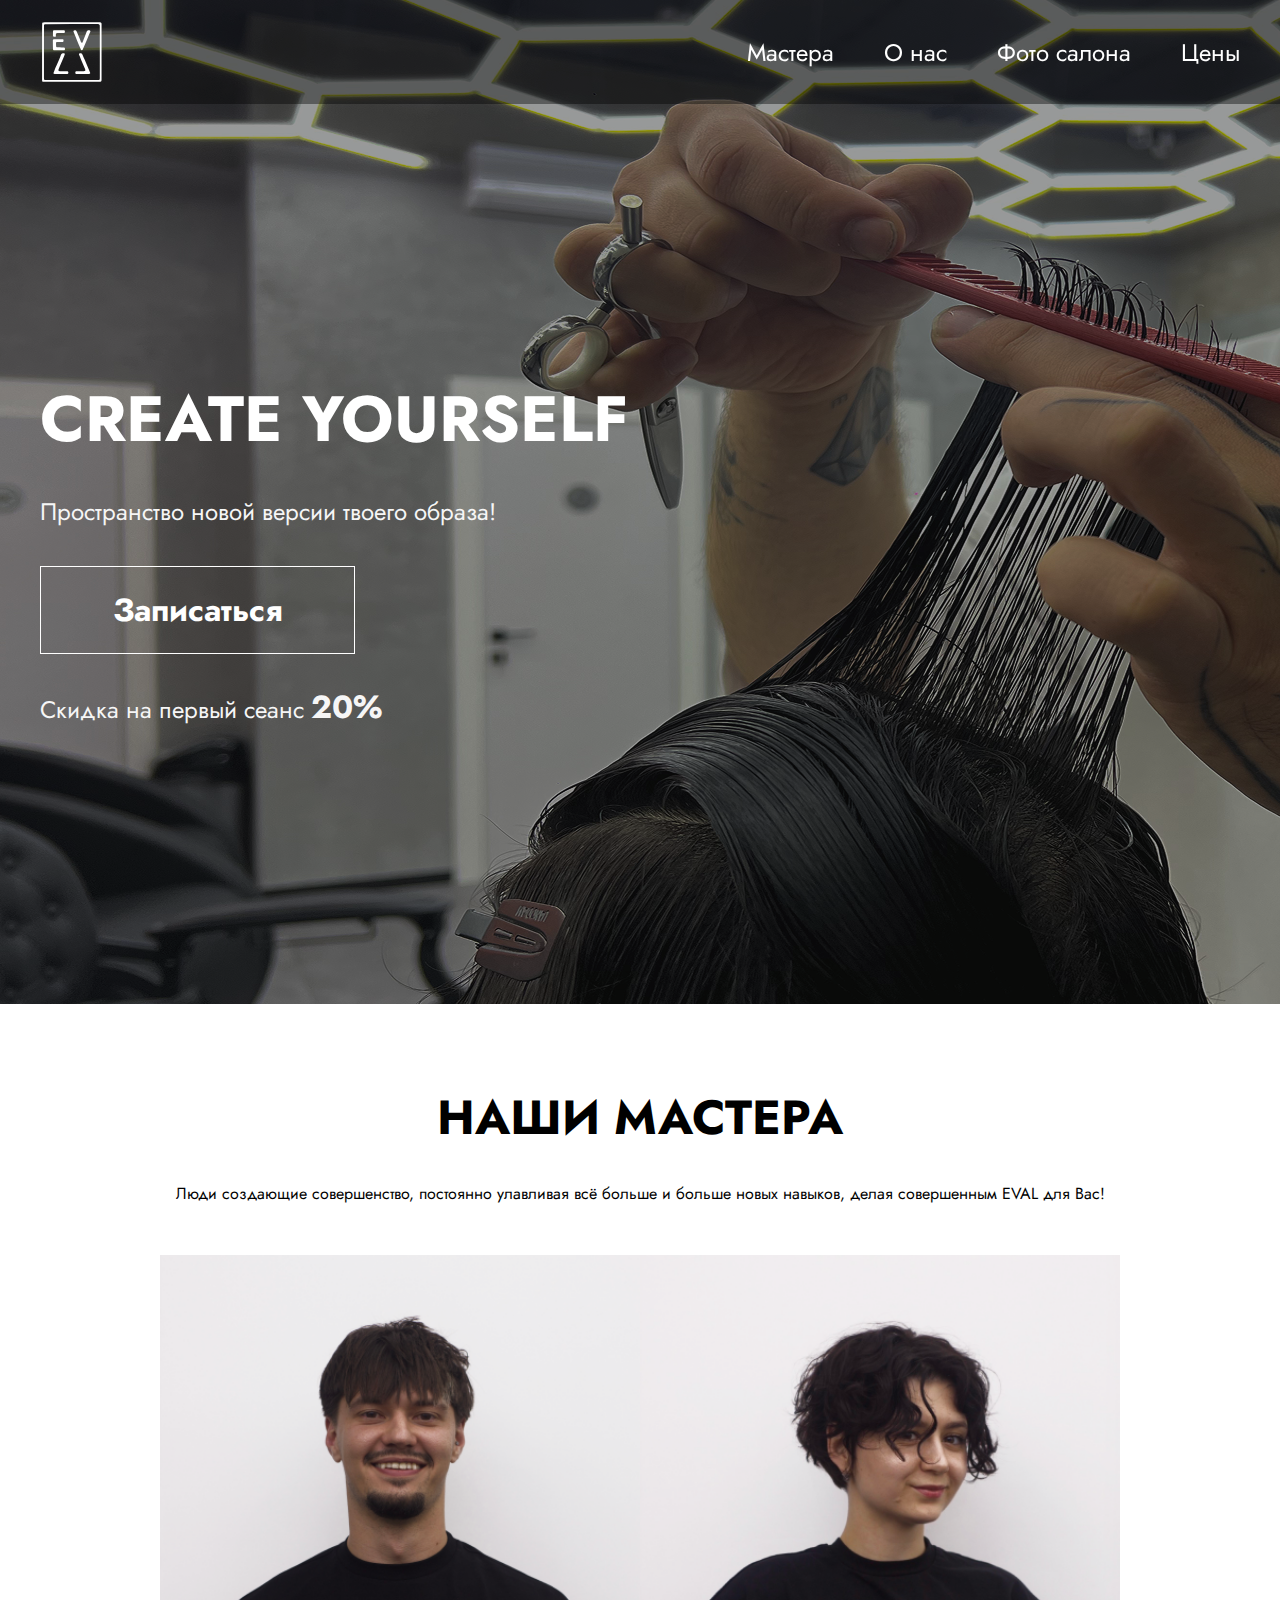
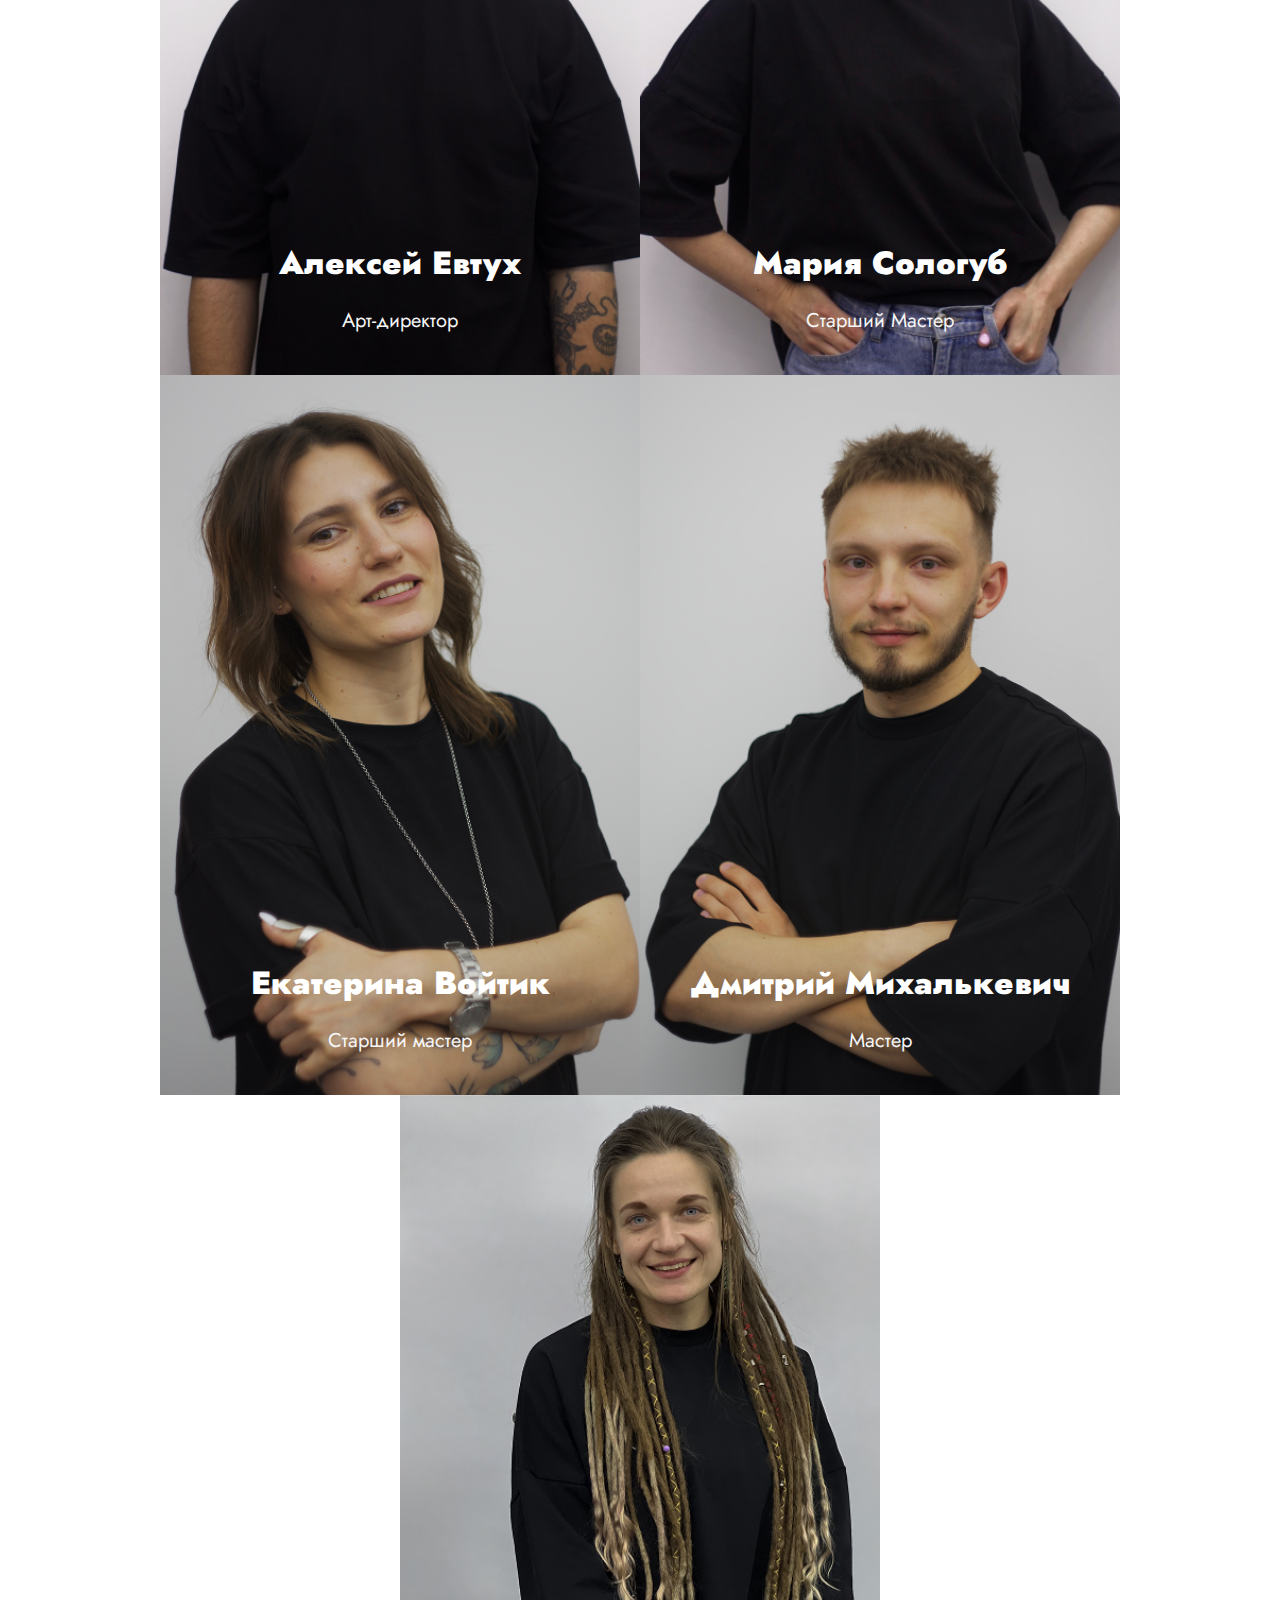
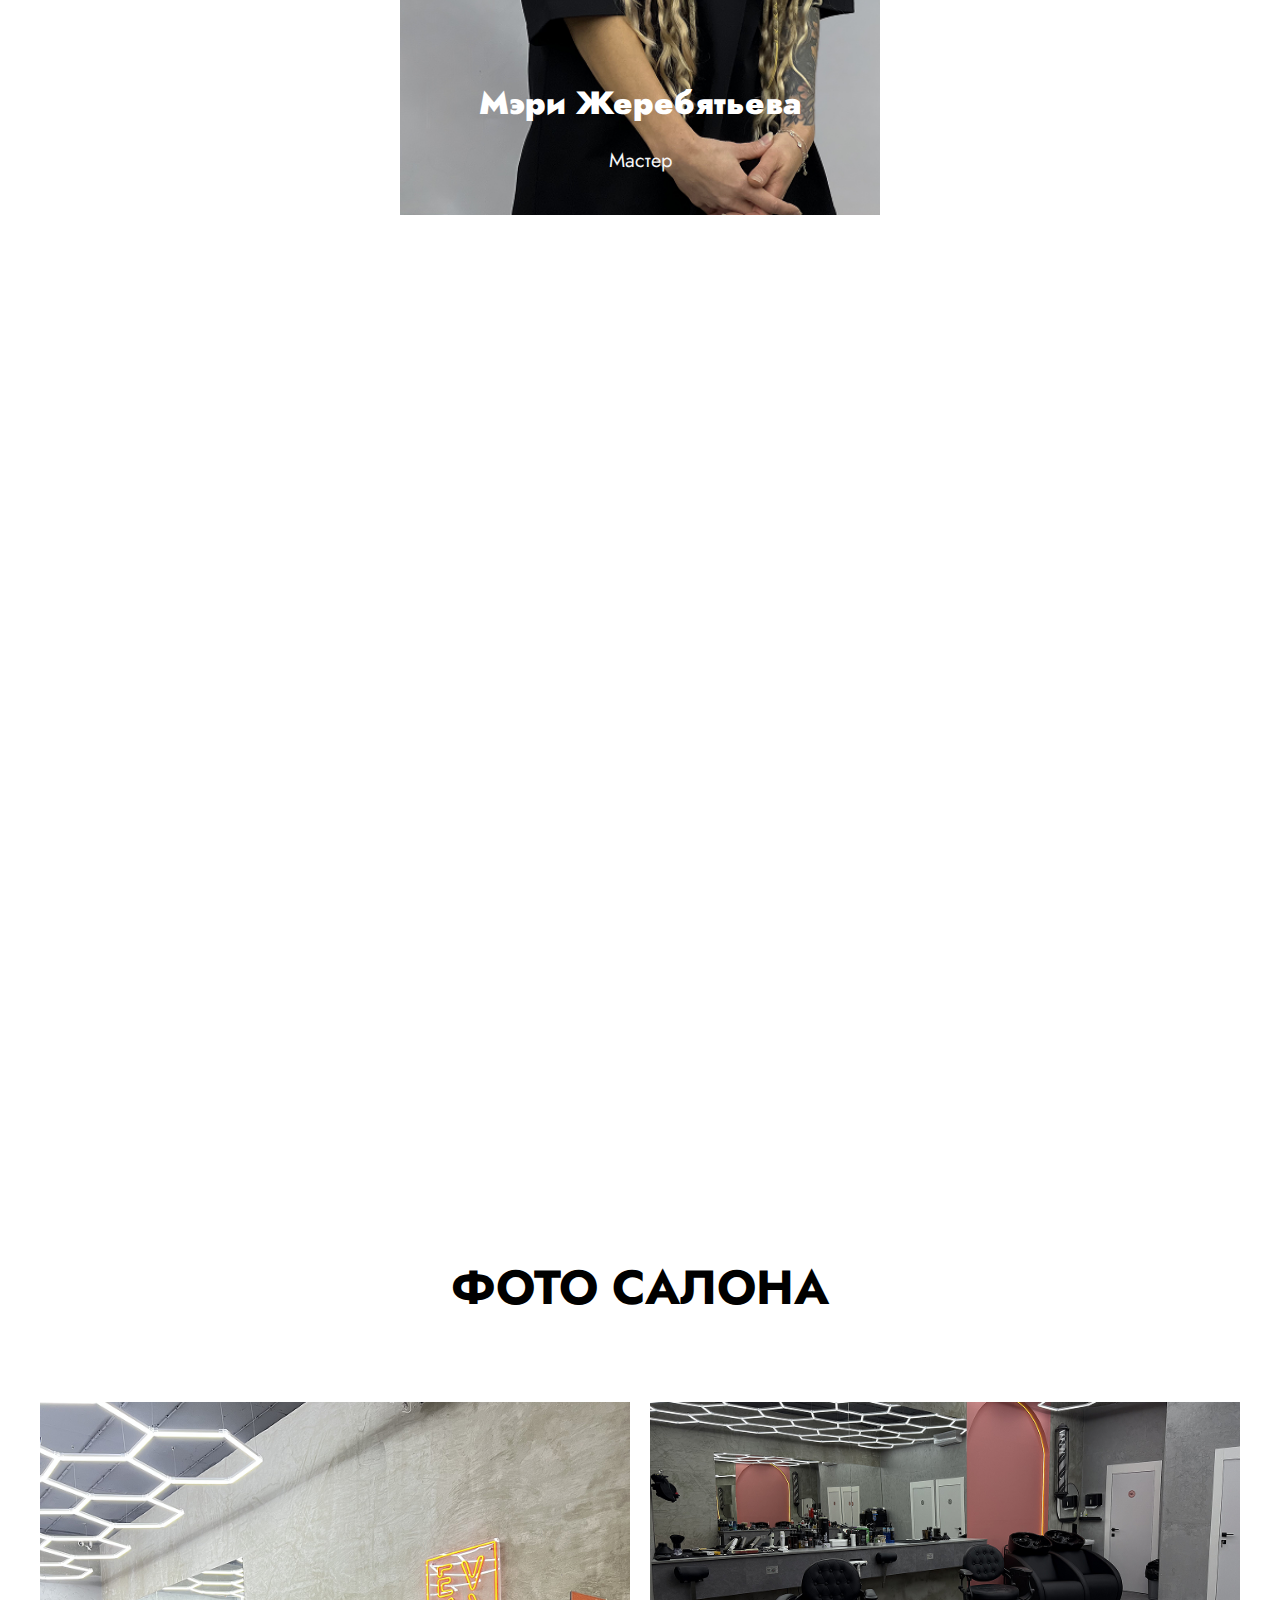
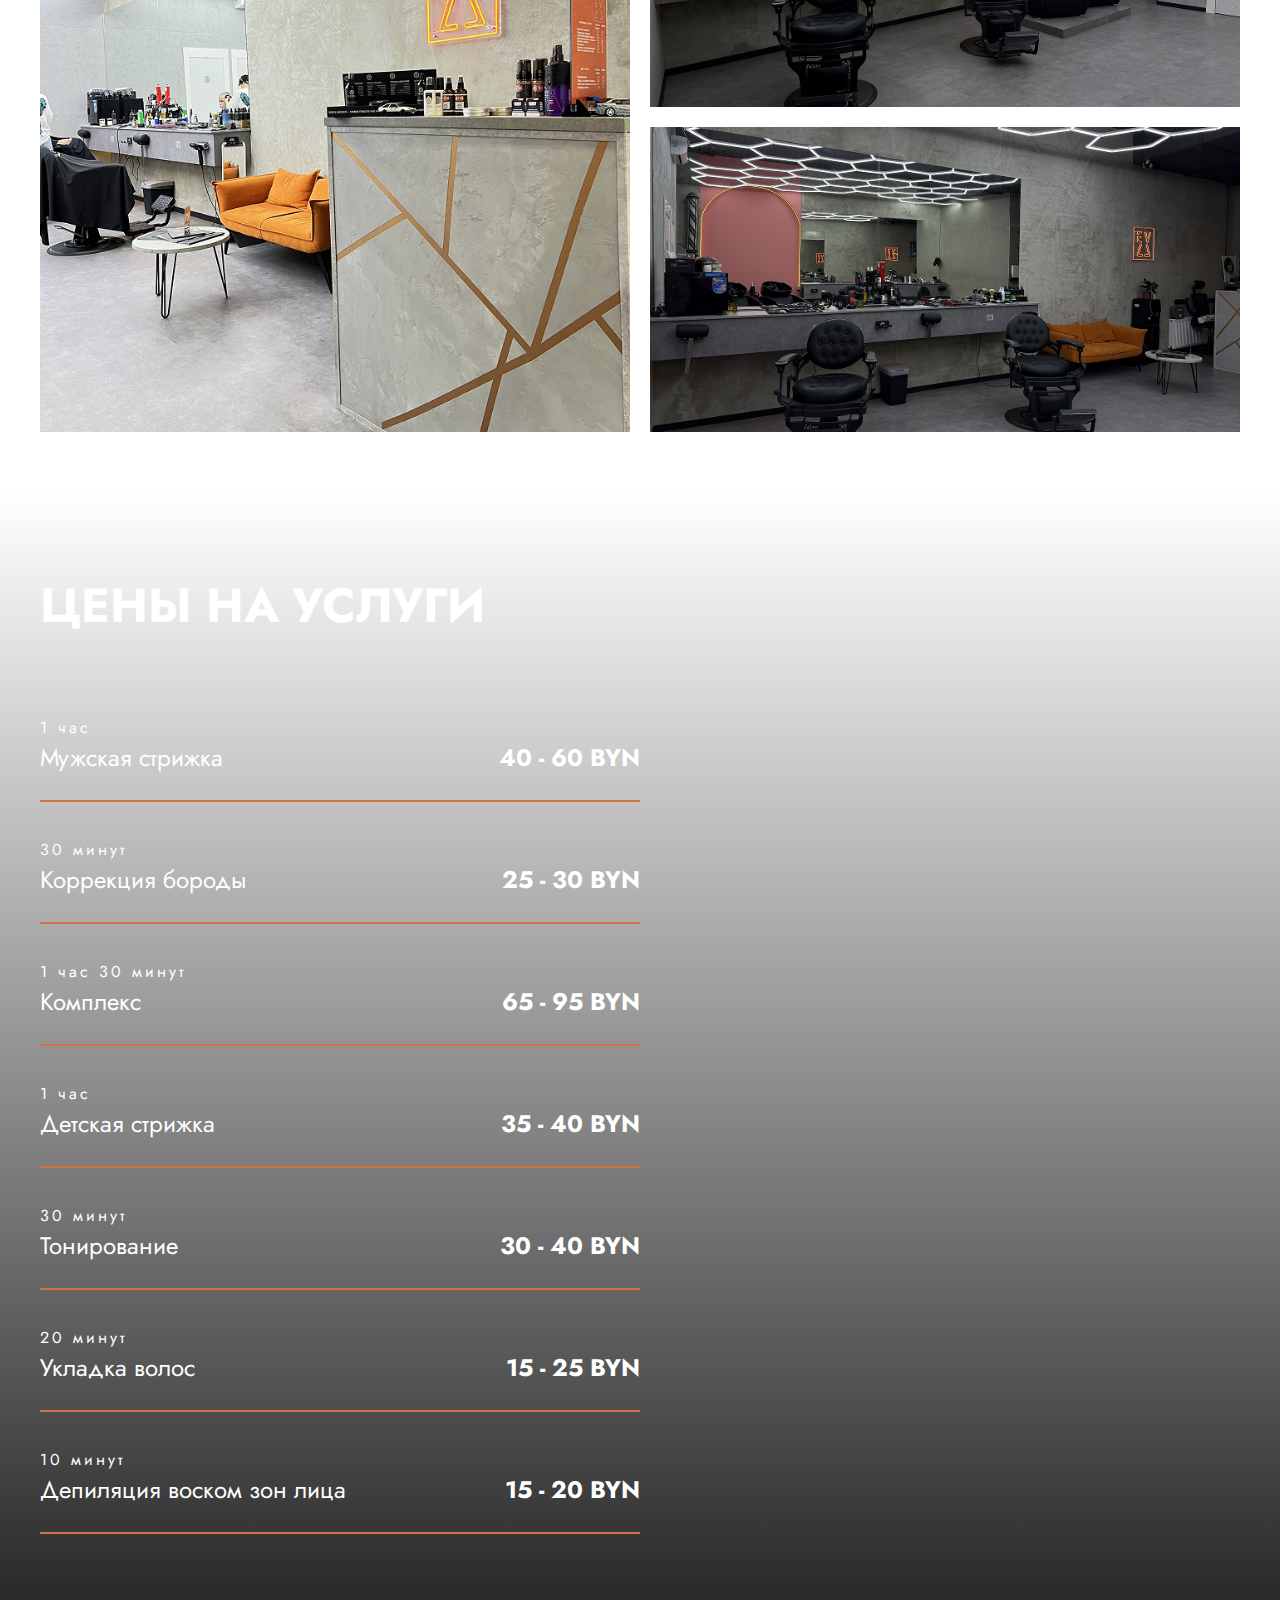
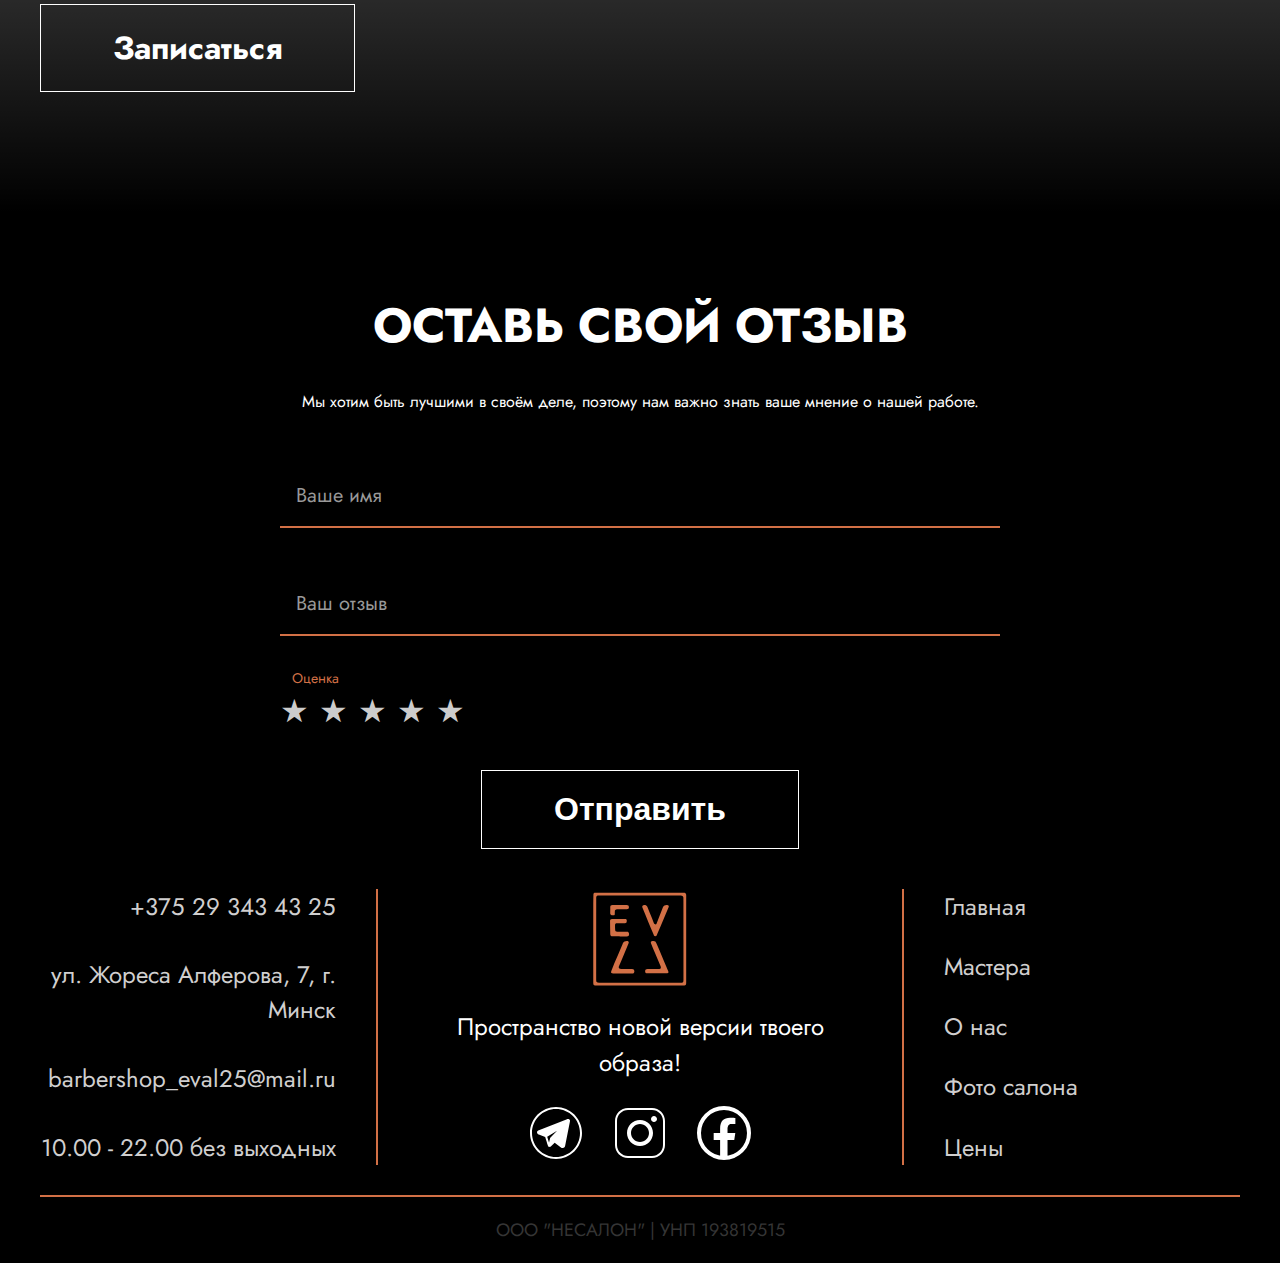
<file: index.html>
<!DOCTYPE html>
<html lang="en">
<head>
    <meta charset="UTF-8">
    <meta name="viewport" content="width=device-width, initial-scale=1.0">
    <title>Барбершоп EVAL | Мужские стрижки в Минске</title>
    <link rel="preconnect" href="https://fonts.googleapis.com">
    <link rel="preconnect" href="https://fonts.gstatic.com" crossorigin>
    <link href="https://fonts.googleapis.com/css2?family=Jost:ital,wght@0,100..900;1,100..900&display=swap" rel="stylesheet">
    
    <link rel="stylesheet" href="CSS/style.css">
    <link rel="stylesheet" href="CSS/styleForm.css">
    <link rel="icon" href="https://eval-barbershop.by/eval-favicon.ico" type="image/x-icon">
    <script src="JS/scripts.js"></script>
    <script src="JS/form.js"></script>
    <meta name="apple-itunes-app" content="app-id=585027354">
    <meta name="google-play-app" content="app-id=com.google.android.apps.maps">
    <meta name="description" content="EVAL- это современное место, где сочетаются в себе классические традиции барберинга и новая реальность, обусловленная тенденциями настоящего и это совершенство! Место в котором не нужно думать, а расслабившись, быть уверенным в результате! Наша команда профессиональных барберов обладает многолетним опытом и страстью к своему делу. Каждый из нас — это не просто специалист , а художник, который знает, как подчеркнуть вашу уникальность.">
</head>
<body>
    <header>
            <nav class="container ">
                <div class="logo-header">
                    <a href="#hero-page">
                        <svg width="64" height="64" viewBox="0 0 80 80" fill="none" xmlns="http://www.w3.org/2000/svg">
<path d="M39.9404 77.2625C28.5836 77.2625 17.2268 77.2681 5.86432 77.2625C2.72596 77.2625 2.60742 77.1213 2.60742 73.966C2.60742 53.1603 2.60742 32.3545 2.61307 11.5488C2.61307 9.17242 2.71467 6.79607 2.73725 4.41972C2.74854 3.51095 3.1493 3.0481 4.06371 3.02552C5.19826 3.00294 6.33846 2.9465 7.47301 2.9465C29.752 2.94085 52.031 2.93521 74.3156 2.93521C74.7841 2.93521 75.2752 2.88441 75.7154 3.01423C76.7145 3.3021 76.9685 4.10363 76.9685 5.05191C76.9572 9.84412 76.9516 14.6307 76.9516 19.4229C76.9516 37.6491 76.9516 55.8753 76.9516 74.1015C76.9516 77.0084 76.8444 77.1496 73.9092 77.1552C62.5863 77.1665 51.2633 77.1609 39.9404 77.1609C39.9404 77.1947 39.9404 77.2286 39.9404 77.2681V77.2625ZM74.7615 40.3923C74.7615 40.3923 74.7502 40.3923 74.7446 40.3923C74.7446 30.108 74.7446 19.818 74.7446 9.53367C74.7446 8.66441 74.722 7.78951 74.7107 6.92025C74.6938 6.06792 74.2591 5.52605 73.4463 5.33413C72.9609 5.22124 72.4585 5.13658 71.9618 5.13658C50.5182 5.13658 29.0746 5.14786 7.63106 5.15915C5.27729 5.15915 4.97248 5.45831 4.97248 7.84031C4.95555 29.3178 4.9499 50.7952 4.94426 72.2727C4.94426 72.7412 4.96684 73.2097 5.00635 73.6782C5.06279 74.3668 5.4184 74.8127 6.12397 74.8917C6.88598 74.9764 7.65928 75.0667 8.42129 75.0667C29.6335 75.0667 50.84 75.0611 72.0521 75.0498C74.6712 75.0498 74.7672 74.9369 74.7672 72.2614C74.7672 61.6384 74.7672 51.021 74.7672 40.398L74.7615 40.3923Z" fill="white"/>
<path d="M43.4853 12.7566C44.5804 12.7623 45.427 13.1404 45.8673 14.2355C47.0809 17.244 48.3227 20.2413 49.5363 23.2498C50.0556 24.5424 50.5128 25.8632 51.0546 27.1502C51.2014 27.5058 51.4949 27.8219 51.7941 28.0815C52.3642 28.5783 52.9343 28.4315 53.2221 27.7316C53.6003 26.8002 53.9277 25.8519 54.3002 24.9206C55.6832 21.4436 57.1564 18.0004 58.4208 14.4838C58.9457 13.0219 61.0455 12.4688 62.3098 13.005C63.1001 13.338 63.1904 13.9194 62.8743 14.6532C61.6946 17.4247 60.5149 20.1961 59.3408 22.9732C57.4951 27.3421 55.6662 31.7223 53.8035 36.0855C53.4874 36.8249 53.3407 37.8296 52.2626 37.8296C51.1111 37.8296 51.049 36.7967 50.716 36.0065C49.3443 32.6988 47.9276 29.408 46.5559 26.1003C44.9924 22.3354 43.4514 18.5592 41.9105 14.7774C41.4702 13.6936 42.2153 12.751 43.4797 12.751L43.4853 12.7566Z" fill="white"/>
<path d="M26.36 67.5594C23.9159 67.5594 21.4719 67.5594 19.0221 67.5594C18.8246 67.5594 18.6214 67.5481 18.4238 67.5199C16.7022 67.2602 16.5329 66.8595 17.2046 65.2677C17.9666 63.4502 18.5536 61.5649 19.3156 59.7474C20.2583 57.4952 21.3251 55.2995 22.296 53.0586C23.3346 50.6653 24.3336 48.2494 25.3327 45.8392C25.7053 44.9474 26.0101 44.0273 26.3882 43.1355C26.9075 41.9163 29.6847 41.143 30.7063 41.984C30.949 42.1816 31.0732 42.8081 30.949 43.1129C29.5492 46.59 28.0985 50.0444 26.6479 53.5045C25.4851 56.2816 24.2772 59.0418 23.1596 61.8415C22.629 63.1792 23.3628 63.9751 24.8642 63.9638C27.7768 63.9356 30.6894 63.9469 33.602 63.9751C34.8776 63.9864 35.38 64.5001 35.476 65.7249C35.5663 66.899 34.9736 67.5707 33.7995 67.5763C31.3216 67.5876 28.8436 67.5763 26.36 67.5763V67.5538V67.5594Z" fill="white"/>
<path d="M53.4993 67.4522C51.0214 67.4522 48.5434 67.4634 46.0655 67.4522C44.6374 67.4409 44.1012 66.9837 44.1125 65.8773C44.1294 64.6355 44.7334 64.0372 46.0937 64.0316C48.9047 64.0146 51.7157 64.0316 54.5266 64.0316C56.6716 64.0316 57.1457 63.3655 56.3273 61.3956C54.8258 57.7831 53.2736 54.1931 51.7552 50.5863C50.7674 48.2438 49.7965 45.8957 48.8482 43.5363C48.3967 42.413 48.7974 41.7977 49.9941 41.6736C51.9076 41.476 52.568 41.984 53.2792 43.8298C53.9735 45.636 54.8597 47.3633 55.6217 49.1469C56.8635 52.0708 58.0658 55.006 59.2906 57.9355C60.3405 60.4304 61.413 62.9196 62.4516 65.4145C63.0951 66.9667 62.8072 67.4409 61.1251 67.4634C58.5794 67.4973 56.0394 67.4747 53.4937 67.4747C53.4937 67.4747 53.4937 67.4634 53.4937 67.4578L53.4993 67.4522Z" fill="white"/>
<path d="M23.7355 37.8466C21.8615 37.8466 19.9819 37.8691 18.1079 37.8409C16.6742 37.8183 16.2339 37.3781 16.2057 35.9782C16.138 32.6028 16.0702 29.2217 16.0364 25.8406C16.0251 24.6666 16.4428 24.0682 17.5999 24.04C21.1051 23.9554 24.616 23.9892 28.127 24.0005C29.0865 24.0005 29.4929 24.5311 29.4252 25.4963C29.3179 26.9808 29.0639 27.3872 27.9294 27.4155C25.9199 27.4606 23.9105 27.4155 21.901 27.438C20.2754 27.4606 20.0158 27.7203 20.0214 29.312C20.0214 30.4127 20.0383 31.5247 20.1343 32.6197C20.2472 33.9067 20.5125 34.1663 21.8389 34.1889C24.4185 34.2397 26.998 34.251 29.5719 34.2284C30.5485 34.2228 31.0565 34.6122 31.2032 35.5831C31.4572 37.2652 30.9549 37.8974 29.2502 37.9087C27.4101 37.9199 25.5643 37.9087 23.7242 37.9087C23.7242 37.8861 23.7242 37.8635 23.7242 37.8409L23.7355 37.8466Z" fill="white"/>
<path d="M23.7745 12.7114C25.6147 12.7114 27.4604 12.7001 29.3005 12.7114C30.627 12.7227 31.1237 13.2364 31.1407 14.5459C31.1576 15.5958 30.6891 16.0756 29.3965 16.1094C27.4548 16.1546 25.5131 16.1151 23.5713 16.1207C22.9335 16.1207 22.2957 16.1038 21.6635 16.1659C20.3201 16.2957 19.908 16.7529 19.8629 18.0907C19.8403 18.7906 19.8459 19.4962 19.8234 20.1961C19.8064 20.7605 19.5186 21.0089 18.9372 21.0371C16.9447 21.1331 15.9173 20.6364 16.1601 18.3729C16.2955 17.1142 16.177 15.8329 16.1996 14.5572C16.2278 13.2307 16.7019 12.7453 18.0453 12.7227C19.9532 12.6889 21.861 12.7171 23.7689 12.7171L23.7745 12.7114Z" fill="white"/>
</svg>

                    </a>
                </div>
                <ul class="header-list">
                    <li><a href="#master" class="link header-list__item">Мастера</a></li>
                    <li><a href="#about-us" class="link header-list__item">О нас</a></li>
                    <li><a href="#photo" class="link header-list__item">Фото салона</a></li>
                    <li><a href="#cost" class="link header-list__item">Цены</a></li>
                </ul>
            </nav>
    </header>
        <section class="hero-page" id="hero-page">
            <div class="container container--hero-page">
                <div class="textbox textbox--hero-page">
                    <h1>CREATE YOURSELF</h1>
                    <p class="h1-paragraph">Пространство новой версии твоего образа!</p>
                    <a class="button button--padding" href="https://n1301107.yclients.com">Записаться</a>
                    <p class="sell">Скидка на первый сеанс <span>20%</span></p>
                </div>
            </div>
        </section>

        <section class="master" id="master">
            <div class="container container--center">
                <div class="title title--center">
                    <h2 class="second-title">НАШИ МАСТЕРА</h2>
                    <p class="title-paragraph">Люди создающие совершенство, постоянно улавливая всё больше и больше новых навыков, делая совершенным EVAL для Вас!</p>
                </div>
                <div class="master-cards">
                    <div class="master-card">
                        <div class="info-box">
                            <span class="master-card__name">Алексей Евтух</span>
                            <p class="about-master">Многолетний опыт в нескольких странах и узнаваемый  почерк стрижки!
Любая сложность и самые нестандартные дизайны, которые всегда будут заметны!</p>
                            <a class="button button--master" href="https://n1596072.yclients.com/">Записаться</a>
                            <span class="master-card__rang">Арт-директор</span>
                        </div>
                    </div>
                    <div class="master-card" >
                        <div class="info-box">
                            <span class="master-card__name">Мария Сологуб</span>
                            <p class="about-master">Внимательное и бережное отношение к поставленным задачам. Совершенство в каждом движении!</p>
                            <a class="button button--master" href="https://n1337647.yclients.com">Записаться</a>
                            <span class="master-card__rang">Старший Мастер</span>
                        </div>
                    </div> 
                    <div class="master-card" >
                        <div class="info-box">
                            <span class="master-card__name">Екатерина Войтик</span>
                            <p class="about-master">7 лет опыта подсказывают о том, что качество и скорость это самый минимум того, что Вы получите у меня в кресле!</p>
                            <a class="button button--master" href="https://n1599694.yclients.com">Записаться</a>
                            <span class="master-card__rang">Старший мастер</span>
                        </div>
                    </div>
                    <div class="master-card" >
                        <div class="info-box">
                            <span class="master-card__name">Дмитрий Михалькевич</span>
                            <p class="about-master">Дерзкая и в тоже время качественная реализация дизайнов, смелые решения - точное исполнение!</p>
                            <a class="button button--master" href="https://n1599697.yclients.com">Записаться</a>
                            <span class="master-card__rang">Мастер</span>
                        </div>
                    </div> 
                    <div class="master-card" >
                        <div class="info-box">
                            <span class="master-card__name">Мэри Жеребятьева</span>
                            <p class="about-master">Кропотливая работа с неординарными решениями- навык мастера, который сможет создать дизайн со вкусом!</p>
                            <a class="button button--master" href="https://n1754502.yclients.com/">Записаться</a>
                            <span class="master-card__rang">Мастер</span>
                        </div>
                    </div>                 
                </div>
            </div>
        </section>
    <main>
        

        <section class="about-us" id="about-us">
            <div class="container">
                <div class="title">
                    <h2 class="second-title">О НАС</h2>
                    <p class="title-paragraph"></p>
                </div>
                    <div class="textbox textbox--about-us">
                        <div class="about-us__paragraph">
                            <h3 class="thierd-title">EVAL -  это совершенство! </h3>
                            <p class="textbox__paragraph">EVAL- это современное место, где сочетаются в себе классические традиции барберинга и новая реальность, обусловленная тенденциями настоящего и это совершенство! <br><br>Место в котором не нужно думать, а расслабившись, быть уверенным в результате! <br><br>
                            Наша команда профессиональных барберов обладает многолетним опытом и страстью к своему делу. Каждый из нас — это не просто специалист, а художник, который знает, как подчеркнуть вашу уникальность.
</p>
                        </div>
                    </div>
            </div>
        </section>

        <section class="photo" id="photo">
            <div class="container container--center">
                <div class="title title--center">
                    <h2 class="second-title">ФОТО САЛОНА</h2>
                    <p class="title-paragraph"></p>
                </div>
                <div class="photo-list">
                    <div class="photo-list__item"><img src="Content/img/Photo1.png" alt=""></div>
                    <div class="photo-list__item"><img src="Content/img/Photo2.png" alt=""></div>
                    <div class="photo-list__item"><img src="Content/img/photo3.png" alt=""></div>
                </div>
            </div>
        </section>

        <section class="cost" id="cost">
            <div class="container container--center-mobile">
                <div class="title title--start">
                    <h2 class="second-title">ЦЕНЫ НА УСЛУГИ</h2>
                    <p class="title-paragraph"></p>
                </div>
                <div class="cost-list">
                    <div class="cost-list__item">
                        <div class="servis">
                            <div class="servis__time">
                                <span>1 час</span>
                            </div>
                            <div class="cost-overlay">
                                <span class="servis__name">Мужская стрижка</span>
                                <span class="servis__cost">40 - 60 BYN</span>
                            </div>
                        </div>
                        <div class="horizontal-line"></div>
                    </div>

                    <div class="cost-list__item">
                        <div class="servis">
                            <div class="servis__time">
                                <span>30 минут</span>
                            </div>
                            <div class="cost-overlay">
                                <span class="servis__name">Коррекция бороды</span>
                                <span class="servis__cost">25 - 30 BYN</span>
                            </div>
                        </div>
                        <div class="horizontal-line"></div>
                    </div>

                    <div class="cost-list__item">
                        <div class="servis">
                            <div class="servis__time">
                                <span>1 час 30 минут</span>
                            </div>
                            <div class="cost-overlay">
                                <span class="servis__name">Комплекс</span>
                                <span class="servis__cost">65 - 95 BYN</span>
                            </div>
                        </div>
                        <div class="horizontal-line"></div>
                    </div>

                    <div class="cost-list__item">
                        <div class="servis">
                            <div class="servis__time">
                                <span>1 час</span>
                            </div>
                            <div class="cost-overlay">
                                <span class="servis__name">Детская стрижка</span>
                                <span class="servis__cost">35 - 40 BYN</span>
                            </div>
                        </div>
                        <div class="horizontal-line"></div>
                    </div>

                    <div class="cost-list__item">
                        <div class="servis">
                            <div class="servis__time">
                                <span>30 минут</span>
                            </div>
                            <div class="cost-overlay">
                                <span class="servis__name">Тонирование</span>
                                <span class="servis__cost">30 - 40 BYN</span>
                            </div>
                        </div>
                        <div class="horizontal-line"></div>
                    </div>

                    <div class="cost-list__item">
                        <div class="servis">
                            <div class="servis__time">
                                <span>20 минут</span>
                            </div>
                            <div class="cost-overlay">
                                <span class="servis__name">Укладка волос</span>
                                <span class="servis__cost">15 - 25 BYN</span>
                            </div>
                        </div>
                        <div class="horizontal-line"></div>
                    </div>

                    <div class="cost-list__item">
                        <div class="servis">
                            <div class="servis__time">
                                <span>10 минут</span>
                            </div>
                            <div class="cost-overlay">
                                <span class="servis__name">Депиляция воском зон лица</span>
                                <span class="servis__cost">15 - 20 BYN</span>
                            </div>
                        </div>
                        <div class="horizontal-line"></div>
                    </div>                    
                </div>
                <a class="button button--mt button--padding" href="https://n1301107.yclients.com">Записаться</a>
            </div>
        </section>
        <section class="form-section">
            <div class="container container--center">
                <div class="title title--center">
                    <h2 class="second-title">ОСТАВЬ СВОЙ ОТЗЫВ</h2>
                    <p class="title-paragraph">Мы хотим быть лучшими в своём деле,
поэтому нам важно знать ваше мнение о нашей работе.</p>
                </div>
                <form action="">
                    <div class="wrapper">
                        <label>Ваше имя</label>
                        <input type="text" id="input" placeholder=" ">
                    </div>
                    <div class="wrapper">
                        <label>Ваш отзыв</label>
                        <textarea id="message" class="form-textarea auto-expand" placeholder="  " rows="1"data-min-rows="1"></textarea>
                    </div>
                    <div class="wrapper">
                        <label>Оценка</label>
                        <div class="stars-rating">
                            <span class="star" data-value="1">★</span>
                            <span class="star" data-value="2">★</span>
                            <span class="star" data-value="3">★</span>
                            <span class="star" data-value="4">★</span>
                            <span class="star" data-value="5">★</span>
                        </div>
                        <input type="hidden" id="rating" name="rating" required>
                    </div>
                    <button class="button button--mt-form button--center button--padding">Отправить</button>
                </form>
            </div>
            
        </section>



    </main>

    <footer>
        <div class="container">
            <div class="footer__content">
                <div class="block-info">
                    <div class="contact">
                        <ul class="contact-list">
                            <li><a href="tel: +375293434325" class="link footer-link"> +375 29 343 43 25</a></li>
                            <li><a href="https://yandex.by/maps/org/eval/52623739810/" 
   onclick="openMaps(event, 'ул. Жореса Алферова, 7, Минск', 53.86238531434005, 27.552616579220196)"
   data-lat="53.86238531434005" 
   data-lng="27.552616579220196" 
   class="link footer-link">
   ул. Жореса Алферова, 7, г. Минск
</a></li>
                            <li><a href="mailto: barbershop_eval25@mail.ru" class="link footer-link">barbershop_eval25@mail.ru</a></li>
                            <li><span class="footer-link">10.00 - 22.00 без выходных</span></li>
                        </ul>
                    </div>
                    <div class="vertical-line"></div>
                    <div class="central-box">
                        <div class="logo-footer">
                        <svg viewBox="0 0 80 80" fill="#D27046" xmlns="http://www.w3.org/2000/svg">
<path d="M39.9404 77.2625C28.5836 77.2625 17.2268 77.2681 5.86432 77.2625C2.72596 77.2625 2.60742 77.1213 2.60742 73.966C2.60742 53.1603 2.60742 32.3545 2.61307 11.5488C2.61307 9.17242 2.71467 6.79607 2.73725 4.41972C2.74854 3.51095 3.1493 3.0481 4.06371 3.02552C5.19826 3.00294 6.33846 2.9465 7.47301 2.9465C29.752 2.94085 52.031 2.93521 74.3156 2.93521C74.7841 2.93521 75.2752 2.88441 75.7154 3.01423C76.7145 3.3021 76.9685 4.10363 76.9685 5.05191C76.9572 9.84412 76.9516 14.6307 76.9516 19.4229C76.9516 37.6491 76.9516 55.8753 76.9516 74.1015C76.9516 77.0084 76.8444 77.1496 73.9092 77.1552C62.5863 77.1665 51.2633 77.1609 39.9404 77.1609C39.9404 77.1947 39.9404 77.2286 39.9404 77.2681V77.2625ZM74.7615 40.3923C74.7615 40.3923 74.7502 40.3923 74.7446 40.3923C74.7446 30.108 74.7446 19.818 74.7446 9.53367C74.7446 8.66441 74.722 7.78951 74.7107 6.92025C74.6938 6.06792 74.2591 5.52605 73.4463 5.33413C72.9609 5.22124 72.4585 5.13658 71.9618 5.13658C50.5182 5.13658 29.0746 5.14786 7.63106 5.15915C5.27729 5.15915 4.97248 5.45831 4.97248 7.84031C4.95555 29.3178 4.9499 50.7952 4.94426 72.2727C4.94426 72.7412 4.96684 73.2097 5.00635 73.6782C5.06279 74.3668 5.4184 74.8127 6.12397 74.8917C6.88598 74.9764 7.65928 75.0667 8.42129 75.0667C29.6335 75.0667 50.84 75.0611 72.0521 75.0498C74.6712 75.0498 74.7672 74.9369 74.7672 72.2614C74.7672 61.6384 74.7672 51.021 74.7672 40.398L74.7615 40.3923Z"/>
<path d="M43.4853 12.7566C44.5804 12.7623 45.427 13.1404 45.8673 14.2355C47.0809 17.244 48.3227 20.2413 49.5363 23.2498C50.0556 24.5424 50.5128 25.8632 51.0546 27.1502C51.2014 27.5058 51.4949 27.8219 51.7941 28.0815C52.3642 28.5783 52.9343 28.4315 53.2221 27.7316C53.6003 26.8002 53.9277 25.8519 54.3002 24.9206C55.6832 21.4436 57.1564 18.0004 58.4208 14.4838C58.9457 13.0219 61.0455 12.4688 62.3098 13.005C63.1001 13.338 63.1904 13.9194 62.8743 14.6532C61.6946 17.4247 60.5149 20.1961 59.3408 22.9732C57.4951 27.3421 55.6662 31.7223 53.8035 36.0855C53.4874 36.8249 53.3407 37.8296 52.2626 37.8296C51.1111 37.8296 51.049 36.7967 50.716 36.0065C49.3443 32.6988 47.9276 29.408 46.5559 26.1003C44.9924 22.3354 43.4514 18.5592 41.9105 14.7774C41.4702 13.6936 42.2153 12.751 43.4797 12.751L43.4853 12.7566Z"/>
<path d="M26.36 67.5594C23.9159 67.5594 21.4719 67.5594 19.0221 67.5594C18.8246 67.5594 18.6214 67.5481 18.4238 67.5199C16.7022 67.2602 16.5329 66.8595 17.2046 65.2677C17.9666 63.4502 18.5536 61.5649 19.3156 59.7474C20.2583 57.4952 21.3251 55.2995 22.296 53.0586C23.3346 50.6653 24.3336 48.2494 25.3327 45.8392C25.7053 44.9474 26.0101 44.0273 26.3882 43.1355C26.9075 41.9163 29.6847 41.143 30.7063 41.984C30.949 42.1816 31.0732 42.8081 30.949 43.1129C29.5492 46.59 28.0985 50.0444 26.6479 53.5045C25.4851 56.2816 24.2772 59.0418 23.1596 61.8415C22.629 63.1792 23.3628 63.9751 24.8642 63.9638C27.7768 63.9356 30.6894 63.9469 33.602 63.9751C34.8776 63.9864 35.38 64.5001 35.476 65.7249C35.5663 66.899 34.9736 67.5707 33.7995 67.5763C31.3216 67.5876 28.8436 67.5763 26.36 67.5763V67.5538V67.5594Z"/>
<path d="M53.4993 67.4522C51.0214 67.4522 48.5434 67.4634 46.0655 67.4522C44.6374 67.4409 44.1012 66.9837 44.1125 65.8773C44.1294 64.6355 44.7334 64.0372 46.0937 64.0316C48.9047 64.0146 51.7157 64.0316 54.5266 64.0316C56.6716 64.0316 57.1457 63.3655 56.3273 61.3956C54.8258 57.7831 53.2736 54.1931 51.7552 50.5863C50.7674 48.2438 49.7965 45.8957 48.8482 43.5363C48.3967 42.413 48.7974 41.7977 49.9941 41.6736C51.9076 41.476 52.568 41.984 53.2792 43.8298C53.9735 45.636 54.8597 47.3633 55.6217 49.1469C56.8635 52.0708 58.0658 55.006 59.2906 57.9355C60.3405 60.4304 61.413 62.9196 62.4516 65.4145C63.0951 66.9667 62.8072 67.4409 61.1251 67.4634C58.5794 67.4973 56.0394 67.4747 53.4937 67.4747C53.4937 67.4747 53.4937 67.4634 53.4937 67.4578L53.4993 67.4522Z" />
<path d="M23.7355 37.8466C21.8615 37.8466 19.9819 37.8691 18.1079 37.8409C16.6742 37.8183 16.2339 37.3781 16.2057 35.9782C16.138 32.6028 16.0702 29.2217 16.0364 25.8406C16.0251 24.6666 16.4428 24.0682 17.5999 24.04C21.1051 23.9554 24.616 23.9892 28.127 24.0005C29.0865 24.0005 29.4929 24.5311 29.4252 25.4963C29.3179 26.9808 29.0639 27.3872 27.9294 27.4155C25.9199 27.4606 23.9105 27.4155 21.901 27.438C20.2754 27.4606 20.0158 27.7203 20.0214 29.312C20.0214 30.4127 20.0383 31.5247 20.1343 32.6197C20.2472 33.9067 20.5125 34.1663 21.8389 34.1889C24.4185 34.2397 26.998 34.251 29.5719 34.2284C30.5485 34.2228 31.0565 34.6122 31.2032 35.5831C31.4572 37.2652 30.9549 37.8974 29.2502 37.9087C27.4101 37.9199 25.5643 37.9087 23.7242 37.9087C23.7242 37.8861 23.7242 37.8635 23.7242 37.8409L23.7355 37.8466Z"/>
<path d="M23.7745 12.7114C25.6147 12.7114 27.4604 12.7001 29.3005 12.7114C30.627 12.7227 31.1237 13.2364 31.1407 14.5459C31.1576 15.5958 30.6891 16.0756 29.3965 16.1094C27.4548 16.1546 25.5131 16.1151 23.5713 16.1207C22.9335 16.1207 22.2957 16.1038 21.6635 16.1659C20.3201 16.2957 19.908 16.7529 19.8629 18.0907C19.8403 18.7906 19.8459 19.4962 19.8234 20.1961C19.8064 20.7605 19.5186 21.0089 18.9372 21.0371C16.9447 21.1331 15.9173 20.6364 16.1601 18.3729C16.2955 17.1142 16.177 15.8329 16.1996 14.5572C16.2278 13.2307 16.7019 12.7453 18.0453 12.7227C19.9532 12.6889 21.861 12.7171 23.7689 12.7171L23.7745 12.7114Z"/>
</svg>
                </div>
                        <p class="central-box__paragraph">Пространство новой версии твоего образа!</p>
                        <div class="network">
                                <div class="sn"><a href="https://t.me/+375293434325">
                                <svg viewBox="0 0 64 64" fill="none" xmlns="http://www.w3.org/2000/svg">
<path d="M22.0068 35.25L39.0218 25L27.0108 37.5L37.5458 45.775C39.4328 46.605 40.1198 44.876 40.1198 44.876L44.9448 20.375C44.9448 20.375 45.0268 19.75 44.9898 19.625C44.6458 18.457 42.7628 19.301 42.7628 19.301L15.2058 30.188C15.2058 30.188 13.9018 30.637 14.0048 31.466C14.1078 32.296 15.1718 32.675 15.1718 32.675L22.0088 35.25" fill="white"/>
<path d="M45.9494 19.3428C45.7194 18.5588 45.0904 18.0738 44.2224 18.0128C44.0474 17.9998 43.0634 18.0398 42.3994 18.3778L14.8814 29.2428C13.9964 29.5468 13.0204 30.2658 13.0004 31.3298C12.9984 31.4138 13.0034 31.5008 13.0144 31.5898C13.1874 32.9898 14.6684 33.5578 14.8214 33.6108L21.1984 36.0128C21.6884 37.5878 23.3064 42.7868 23.6544 43.8988C23.8884 44.6428 24.2744 45.6078 24.9814 45.8718C25.1854 45.9558 25.4024 45.9998 25.6284 45.9998C26.2424 45.9998 26.6424 45.6878 26.7914 45.5528L30.6944 41.6628L36.9294 46.5598C36.9944 46.6118 37.0674 46.6558 37.1444 46.6888C37.6614 46.9168 38.1204 46.9988 38.5114 46.9988C38.9204 46.9988 39.2564 46.9098 39.5094 46.8058C40.5764 46.3678 41.0034 45.3588 41.0494 45.2448C41.0714 45.1878 41.0894 45.1288 41.1014 45.0688L45.9364 20.5048C46.0474 19.6688 45.9874 19.4718 45.9494 19.3428ZM23.1954 35.7008L33.0674 29.7538L26.2924 36.8068C26.1724 36.9308 26.1044 37.0858 26.0634 37.2488C26.0604 37.2608 25.0574 41.6788 25.0574 41.6788L23.1954 35.7008ZM43.9634 20.1878L39.1644 44.5578C39.1074 44.6558 38.9644 44.8688 38.7514 44.9558C38.5724 45.0288 38.3394 45.0108 38.0574 44.9028L28.4984 37.3958L39.7434 25.6918C40.0914 25.3308 40.1174 24.7668 39.8044 24.3758C39.4924 23.9848 38.9374 23.8848 38.5074 24.1438L21.9064 34.1438L15.5174 31.7378C15.3214 31.6628 15.1194 31.5168 15.0364 31.4148C15.1454 31.3188 15.3654 31.1938 15.5734 31.1188L43.1314 20.2298C43.1484 20.2238 43.1644 20.2158 43.1814 20.2088C43.4324 20.0988 43.7714 20.0168 43.9844 20.0038C43.9744 20.1038 43.9634 20.1878 43.9634 20.1878Z" fill="white"/>
<path fill-rule="evenodd" clip-rule="evenodd" d="M39.1644 44.5578L43.9634 20.1878C43.9634 20.1878 43.9744 20.1038 43.9844 20.0038C43.7714 20.0168 43.4324 20.0988 43.1814 20.2088C43.1751 20.2114 43.1689 20.2141 43.1628 20.2169C43.1524 20.2215 43.1421 20.226 43.1314 20.2298L15.5734 31.1188C15.3654 31.1938 15.1454 31.3188 15.0364 31.4148C15.1194 31.5168 15.3214 31.6628 15.5174 31.7378L21.9064 34.1438L38.5074 24.1438C38.9374 23.8848 39.4924 23.9848 39.8044 24.3758C40.1174 24.7668 40.0914 25.3308 39.7434 25.6918L28.4984 37.3958L38.0574 44.9028C38.3394 45.0108 38.5724 45.0288 38.7514 44.9558C38.9644 44.8688 39.1074 44.6558 39.1644 44.5578Z" fill="white"/>
<path d="M32 58C17.663 58 6 46.336 6 32C6 17.664 17.663 6 32 6C46.337 6 58 17.664 58 32C58 46.336 46.337 58 32 58ZM32 8C18.767 8 8 18.767 8 32C8 45.233 18.767 56 32 56C45.233 56 56 45.233 56 32C56 18.767 45.233 8 32 8Z" fill="white"/>
</svg>
</a></div>
                            <div class="sn"><a href="https://www.instagram.com/eval_barbershop?igsh=bGZ2a2M2ZmQ0OGNx">
                                <svg viewBox="0 0 64 64" fill="none" xmlns="http://www.w3.org/2000/svg">
<path d="M44 57H20C12.832 57 7 51.168 7 44V20C7 12.832 12.832 7 20 7H44C51.168 7 57 12.832 57 20V44C57 51.168 51.168 57 44 57ZM20 9C13.935 9 9 13.935 9 20V44C9 50.065 13.935 55 20 55H44C50.065 55 55 50.065 55 44V20C55 13.935 50.065 9 44 9H20Z" fill="white"/>
<path d="M32 45C24.832 45 19 39.168 19 32C19 24.832 24.832 19 32 19C39.168 19 45 24.832 45 32C45 39.168 39.168 45 32 45ZM32 23C27.038 23 23 27.038 23 32C23 36.963 27.038 41 32 41C36.963 41 41 36.963 41 32C41 27.038 36.963 23 32 23Z" fill="white"/>
<path d="M46 15C45.2044 15 44.4413 15.3161 43.8787 15.8787C43.3161 16.4413 43 17.2044 43 18C43 18.7956 43.3161 19.5587 43.8787 20.1213C44.4413 20.6839 45.2044 21 46 21C46.7956 21 47.5587 20.6839 48.1213 20.1213C48.6839 19.5587 49 18.7956 49 18C49 17.2044 48.6839 16.4413 48.1213 15.8787C47.5587 15.3161 46.7956 15 46 15Z" fill="white"/>
</svg>
</a></div>
                            <div class="sn"><a href="https://www.facebook.com/share/1C7VXbFzV8/?mibextid=wwXIfr">
                                <svg viewBox="0 0 64 64" fill="none" xmlns="http://www.w3.org/2000/svg">
<path d="M35.5197 38.8909H42.2487L43.3057 32.0559H35.5197V28.3199C35.5197 25.4809 36.4477 22.9619 39.1037 22.9619H43.3717V16.9959C42.6217 16.8949 41.0367 16.6729 38.0397 16.6729C31.7817 16.6729 28.1137 19.9779 28.1137 27.5069V32.0549H21.6807V38.8899H28.1137V56.6779C29.3847 56.8689 30.6757 56.9999 31.9997 56.9999C33.1967 56.9999 34.3657 56.8909 35.5197 56.7339V38.8909Z" fill="white"/>
<path d="M32 7C25.3696 7 19.0107 9.63392 14.3223 14.3223C9.63392 19.0107 7 25.3696 7 32C7 38.6304 9.63392 44.9893 14.3223 49.6777C19.0107 54.3661 25.3696 57 32 57C38.6304 57 44.9893 54.3661 49.6777 49.6777C54.3661 44.9893 57 38.6304 57 32C57 25.3696 54.3661 19.0107 49.6777 14.3223C44.9893 9.63392 38.6304 7 32 7Z" stroke="white" stroke-width="4" stroke-miterlimit="10"/>
</svg>
</a></div>
                        </div>
                    </div>
                    <div class="vertical-line"></div>
                    <div>
                        <ul class="footer-menu">
                            <li><a href="#hero-page" class="link footer-link">Главная</a></li>
                            <li><a href="#master" class="link footer-link">Мастера</a></li>
                            <li><a href="#about-us" class="link footer-link">О нас</a></li>
                            <li><a href="#photo" class="link footer-link">Фото салона</a></li>
                            <li><a href="#cost" class="link footer-link">Цены</a></li>
                        </ul>
                    </div>
                </div>
                <div class="horizontal-line"></div>
                <div class="OOO"><span class="OOO__text">ООО "НЕСАЛОН" | УНП 193819515</span></div>
            </div>
        </div>
    </footer>
</body>
</html>
</file>
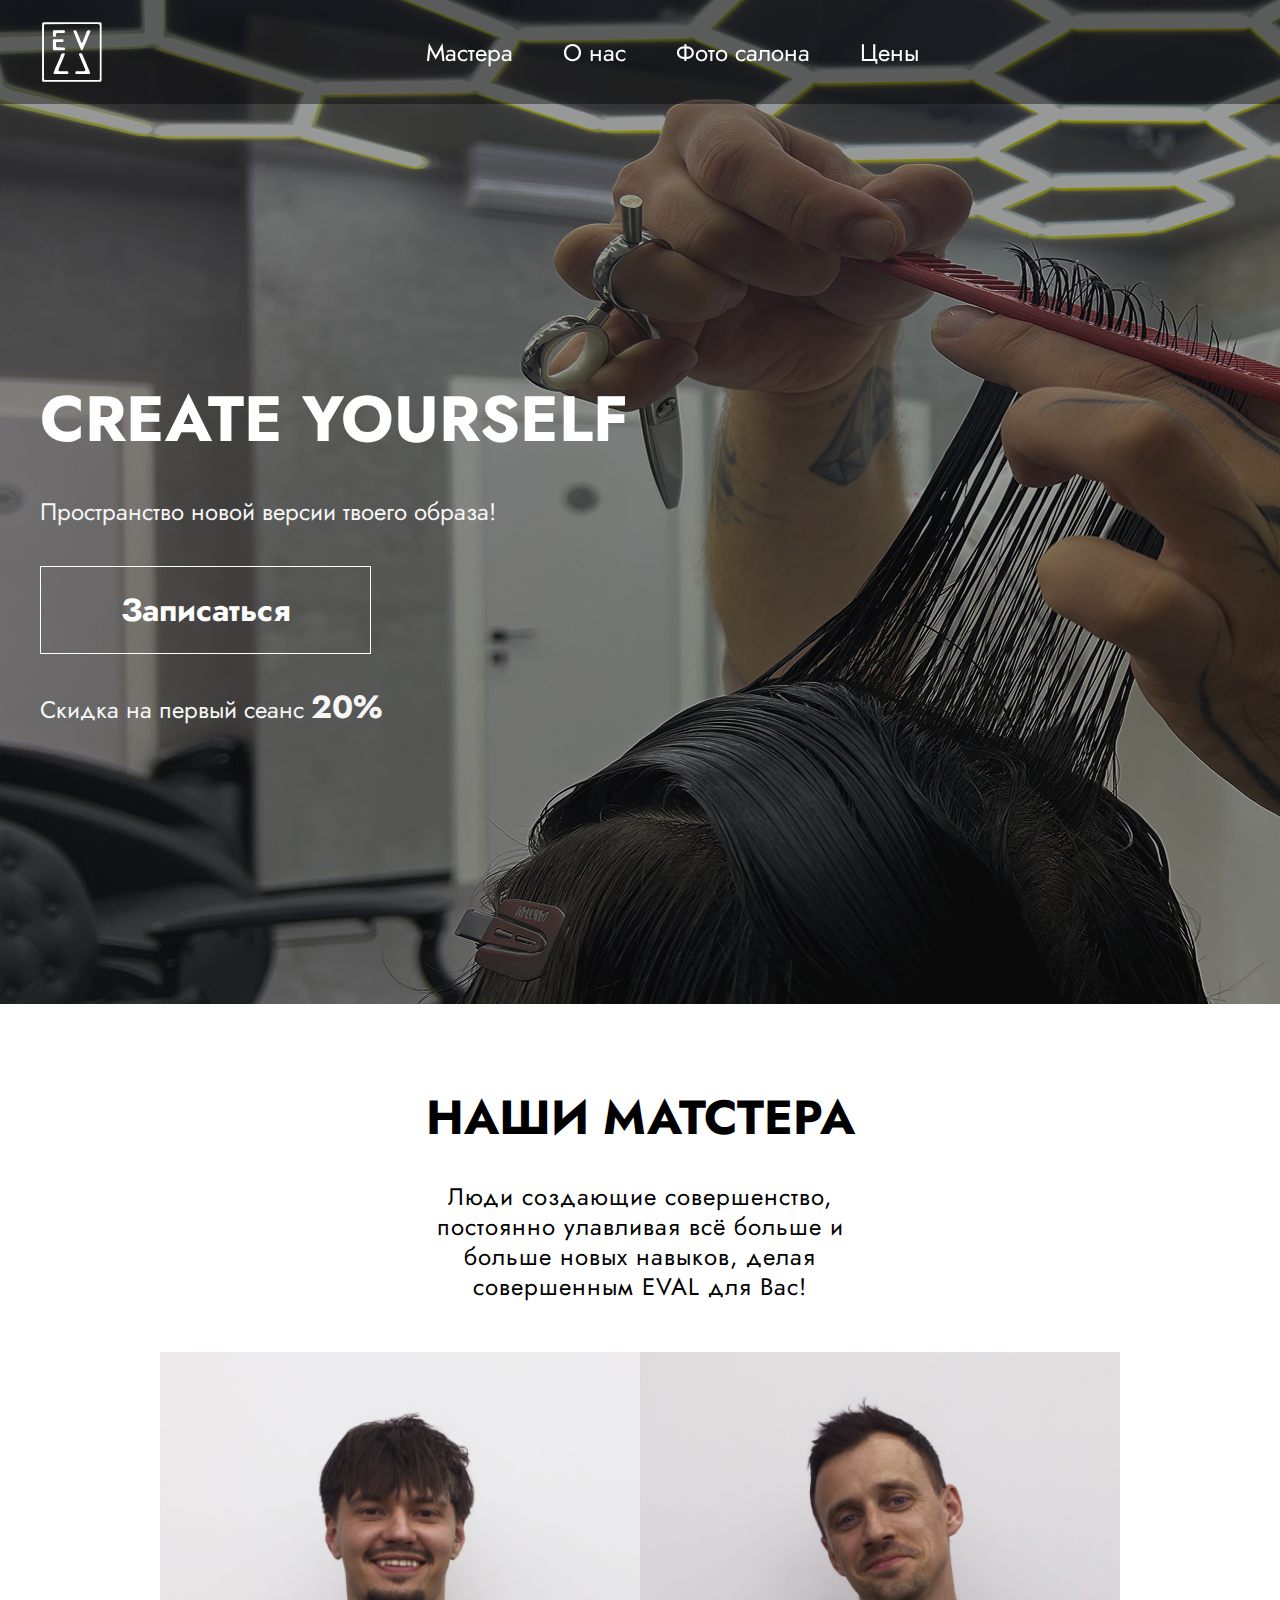
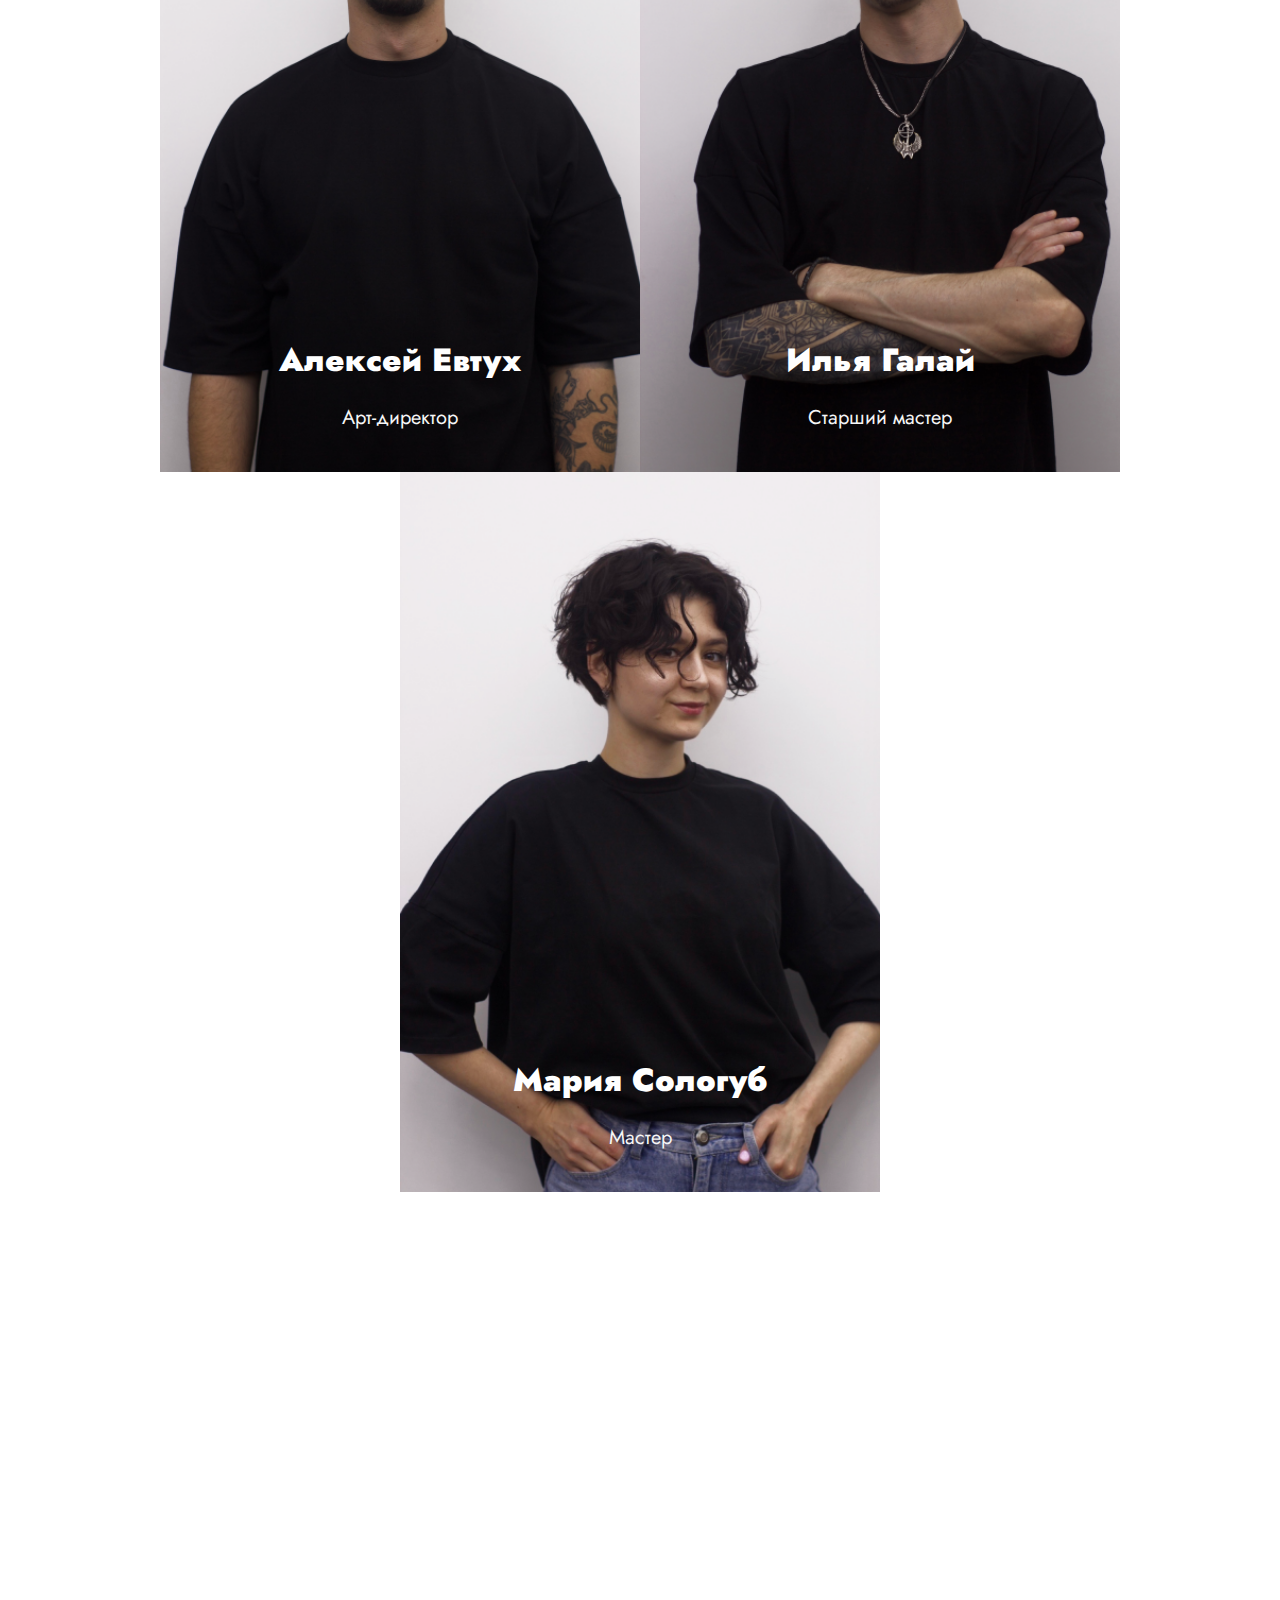
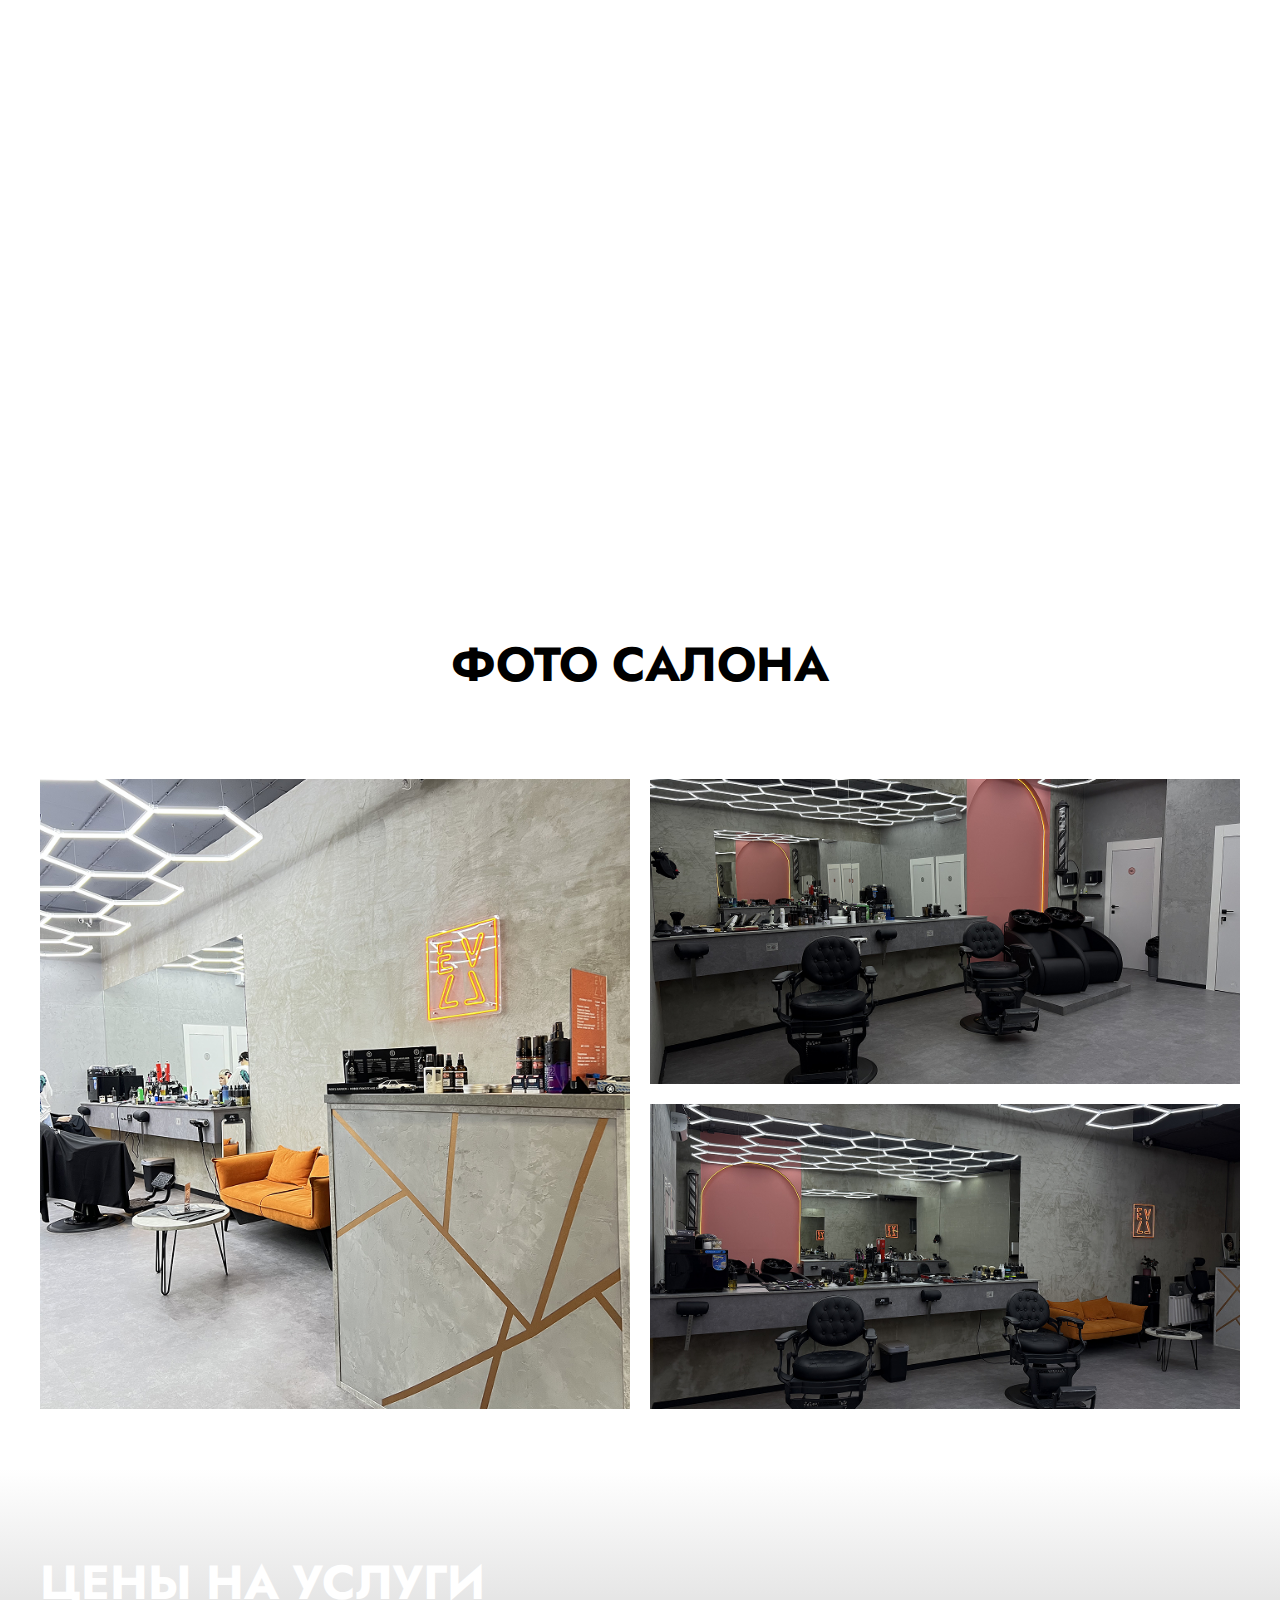
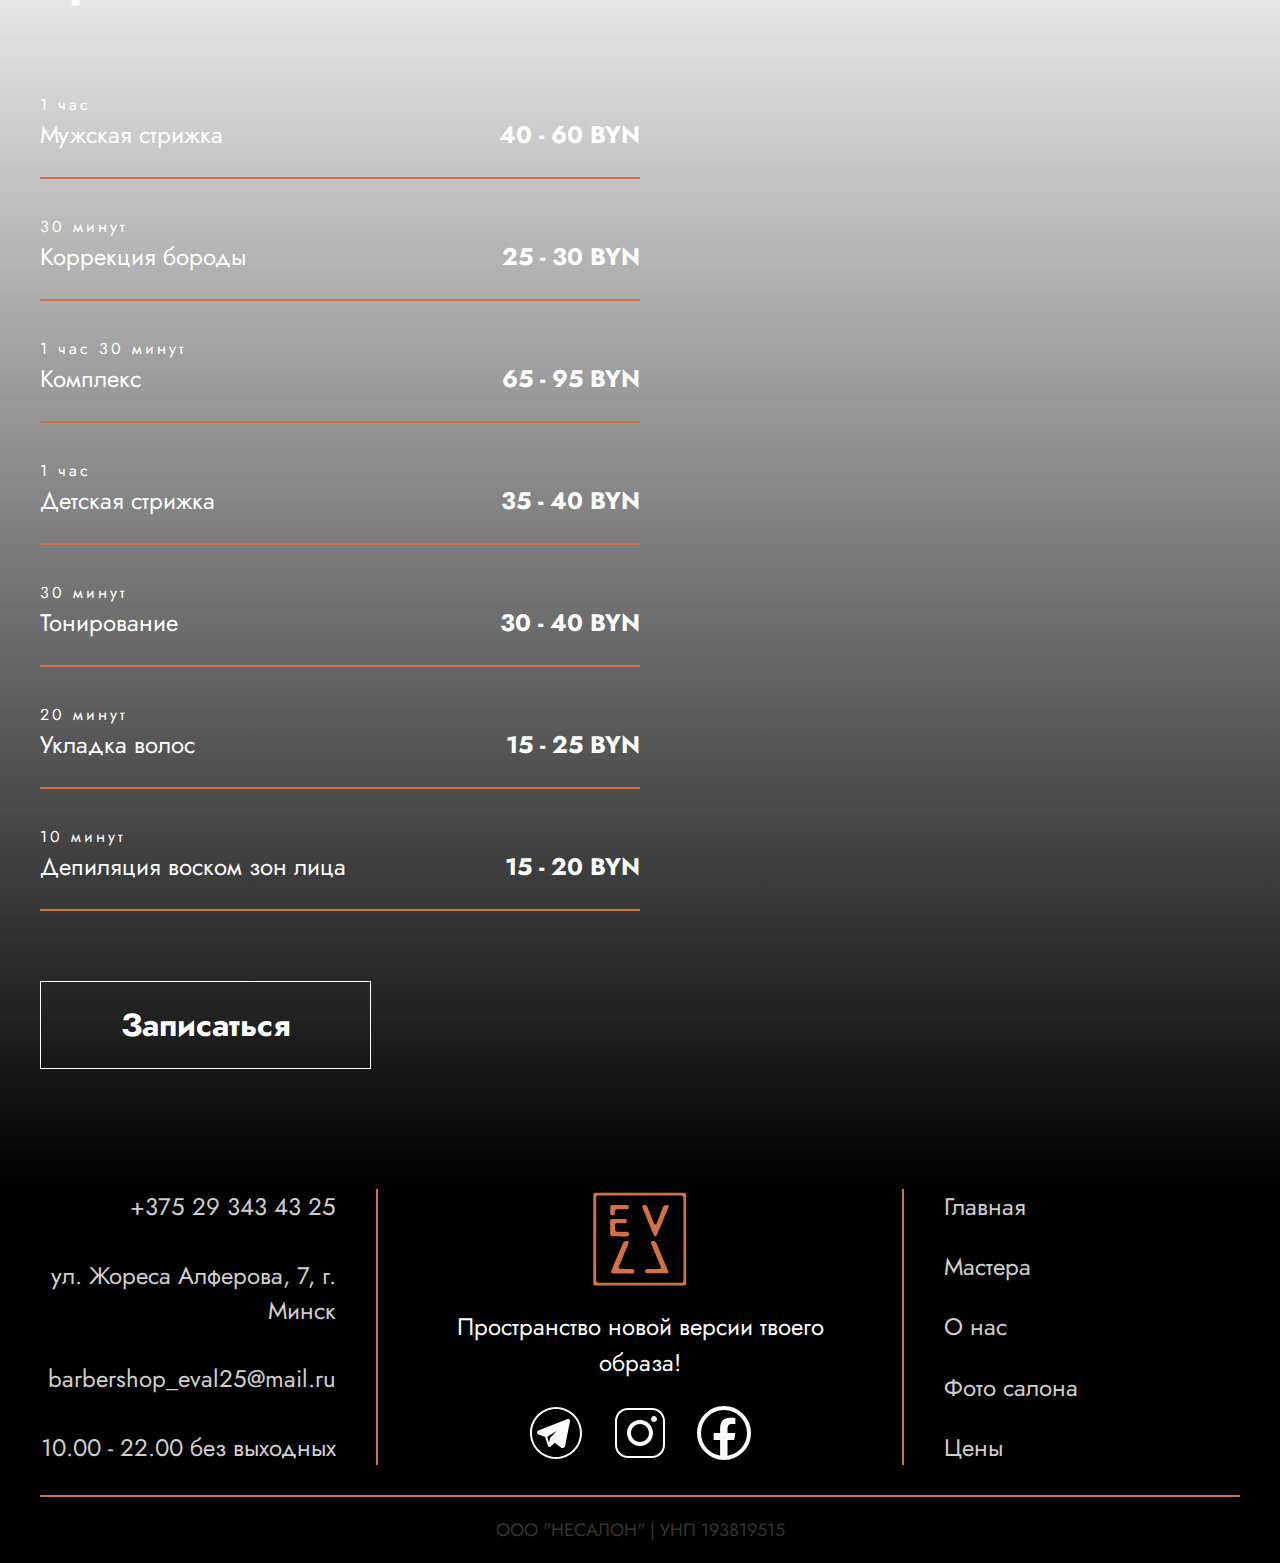
<file: Eval/index.html>
<!DOCTYPE html>
<html lang="en">
<head>
    <meta charset="UTF-8">
    <meta name="viewport" content="width=device-width, initial-scale=1.0">
    <title>EVAL</title>
    <link rel="preconnect" href="https://fonts.googleapis.com">
<link rel="preconnect" href="https://fonts.gstatic.com" crossorigin>
<link href="https://fonts.googleapis.com/css2?family=Jost:ital,wght@0,100..900;1,100..900&display=swap" rel="stylesheet">
    <link rel="stylesheet" href="style.css">
</head>
<body>
    <header>
            <nav class="container ">
                <div class="logo-header">
                    <a href="#hero-page">
                        <svg width="64" height="64" viewBox="0 0 80 80" fill="none" xmlns="http://www.w3.org/2000/svg">
<path d="M39.9404 77.2625C28.5836 77.2625 17.2268 77.2681 5.86432 77.2625C2.72596 77.2625 2.60742 77.1213 2.60742 73.966C2.60742 53.1603 2.60742 32.3545 2.61307 11.5488C2.61307 9.17242 2.71467 6.79607 2.73725 4.41972C2.74854 3.51095 3.1493 3.0481 4.06371 3.02552C5.19826 3.00294 6.33846 2.9465 7.47301 2.9465C29.752 2.94085 52.031 2.93521 74.3156 2.93521C74.7841 2.93521 75.2752 2.88441 75.7154 3.01423C76.7145 3.3021 76.9685 4.10363 76.9685 5.05191C76.9572 9.84412 76.9516 14.6307 76.9516 19.4229C76.9516 37.6491 76.9516 55.8753 76.9516 74.1015C76.9516 77.0084 76.8444 77.1496 73.9092 77.1552C62.5863 77.1665 51.2633 77.1609 39.9404 77.1609C39.9404 77.1947 39.9404 77.2286 39.9404 77.2681V77.2625ZM74.7615 40.3923C74.7615 40.3923 74.7502 40.3923 74.7446 40.3923C74.7446 30.108 74.7446 19.818 74.7446 9.53367C74.7446 8.66441 74.722 7.78951 74.7107 6.92025C74.6938 6.06792 74.2591 5.52605 73.4463 5.33413C72.9609 5.22124 72.4585 5.13658 71.9618 5.13658C50.5182 5.13658 29.0746 5.14786 7.63106 5.15915C5.27729 5.15915 4.97248 5.45831 4.97248 7.84031C4.95555 29.3178 4.9499 50.7952 4.94426 72.2727C4.94426 72.7412 4.96684 73.2097 5.00635 73.6782C5.06279 74.3668 5.4184 74.8127 6.12397 74.8917C6.88598 74.9764 7.65928 75.0667 8.42129 75.0667C29.6335 75.0667 50.84 75.0611 72.0521 75.0498C74.6712 75.0498 74.7672 74.9369 74.7672 72.2614C74.7672 61.6384 74.7672 51.021 74.7672 40.398L74.7615 40.3923Z" fill="white"/>
<path d="M43.4853 12.7566C44.5804 12.7623 45.427 13.1404 45.8673 14.2355C47.0809 17.244 48.3227 20.2413 49.5363 23.2498C50.0556 24.5424 50.5128 25.8632 51.0546 27.1502C51.2014 27.5058 51.4949 27.8219 51.7941 28.0815C52.3642 28.5783 52.9343 28.4315 53.2221 27.7316C53.6003 26.8002 53.9277 25.8519 54.3002 24.9206C55.6832 21.4436 57.1564 18.0004 58.4208 14.4838C58.9457 13.0219 61.0455 12.4688 62.3098 13.005C63.1001 13.338 63.1904 13.9194 62.8743 14.6532C61.6946 17.4247 60.5149 20.1961 59.3408 22.9732C57.4951 27.3421 55.6662 31.7223 53.8035 36.0855C53.4874 36.8249 53.3407 37.8296 52.2626 37.8296C51.1111 37.8296 51.049 36.7967 50.716 36.0065C49.3443 32.6988 47.9276 29.408 46.5559 26.1003C44.9924 22.3354 43.4514 18.5592 41.9105 14.7774C41.4702 13.6936 42.2153 12.751 43.4797 12.751L43.4853 12.7566Z" fill="white"/>
<path d="M26.36 67.5594C23.9159 67.5594 21.4719 67.5594 19.0221 67.5594C18.8246 67.5594 18.6214 67.5481 18.4238 67.5199C16.7022 67.2602 16.5329 66.8595 17.2046 65.2677C17.9666 63.4502 18.5536 61.5649 19.3156 59.7474C20.2583 57.4952 21.3251 55.2995 22.296 53.0586C23.3346 50.6653 24.3336 48.2494 25.3327 45.8392C25.7053 44.9474 26.0101 44.0273 26.3882 43.1355C26.9075 41.9163 29.6847 41.143 30.7063 41.984C30.949 42.1816 31.0732 42.8081 30.949 43.1129C29.5492 46.59 28.0985 50.0444 26.6479 53.5045C25.4851 56.2816 24.2772 59.0418 23.1596 61.8415C22.629 63.1792 23.3628 63.9751 24.8642 63.9638C27.7768 63.9356 30.6894 63.9469 33.602 63.9751C34.8776 63.9864 35.38 64.5001 35.476 65.7249C35.5663 66.899 34.9736 67.5707 33.7995 67.5763C31.3216 67.5876 28.8436 67.5763 26.36 67.5763V67.5538V67.5594Z" fill="white"/>
<path d="M53.4993 67.4522C51.0214 67.4522 48.5434 67.4634 46.0655 67.4522C44.6374 67.4409 44.1012 66.9837 44.1125 65.8773C44.1294 64.6355 44.7334 64.0372 46.0937 64.0316C48.9047 64.0146 51.7157 64.0316 54.5266 64.0316C56.6716 64.0316 57.1457 63.3655 56.3273 61.3956C54.8258 57.7831 53.2736 54.1931 51.7552 50.5863C50.7674 48.2438 49.7965 45.8957 48.8482 43.5363C48.3967 42.413 48.7974 41.7977 49.9941 41.6736C51.9076 41.476 52.568 41.984 53.2792 43.8298C53.9735 45.636 54.8597 47.3633 55.6217 49.1469C56.8635 52.0708 58.0658 55.006 59.2906 57.9355C60.3405 60.4304 61.413 62.9196 62.4516 65.4145C63.0951 66.9667 62.8072 67.4409 61.1251 67.4634C58.5794 67.4973 56.0394 67.4747 53.4937 67.4747C53.4937 67.4747 53.4937 67.4634 53.4937 67.4578L53.4993 67.4522Z" fill="white"/>
<path d="M23.7355 37.8466C21.8615 37.8466 19.9819 37.8691 18.1079 37.8409C16.6742 37.8183 16.2339 37.3781 16.2057 35.9782C16.138 32.6028 16.0702 29.2217 16.0364 25.8406C16.0251 24.6666 16.4428 24.0682 17.5999 24.04C21.1051 23.9554 24.616 23.9892 28.127 24.0005C29.0865 24.0005 29.4929 24.5311 29.4252 25.4963C29.3179 26.9808 29.0639 27.3872 27.9294 27.4155C25.9199 27.4606 23.9105 27.4155 21.901 27.438C20.2754 27.4606 20.0158 27.7203 20.0214 29.312C20.0214 30.4127 20.0383 31.5247 20.1343 32.6197C20.2472 33.9067 20.5125 34.1663 21.8389 34.1889C24.4185 34.2397 26.998 34.251 29.5719 34.2284C30.5485 34.2228 31.0565 34.6122 31.2032 35.5831C31.4572 37.2652 30.9549 37.8974 29.2502 37.9087C27.4101 37.9199 25.5643 37.9087 23.7242 37.9087C23.7242 37.8861 23.7242 37.8635 23.7242 37.8409L23.7355 37.8466Z" fill="white"/>
<path d="M23.7745 12.7114C25.6147 12.7114 27.4604 12.7001 29.3005 12.7114C30.627 12.7227 31.1237 13.2364 31.1407 14.5459C31.1576 15.5958 30.6891 16.0756 29.3965 16.1094C27.4548 16.1546 25.5131 16.1151 23.5713 16.1207C22.9335 16.1207 22.2957 16.1038 21.6635 16.1659C20.3201 16.2957 19.908 16.7529 19.8629 18.0907C19.8403 18.7906 19.8459 19.4962 19.8234 20.1961C19.8064 20.7605 19.5186 21.0089 18.9372 21.0371C16.9447 21.1331 15.9173 20.6364 16.1601 18.3729C16.2955 17.1142 16.177 15.8329 16.1996 14.5572C16.2278 13.2307 16.7019 12.7453 18.0453 12.7227C19.9532 12.6889 21.861 12.7171 23.7689 12.7171L23.7745 12.7114Z" fill="white"/>
</svg>

                    </a>
                </div>
                <ul class="header-list">
                    <li><a href="#master" class="link header-list__item">Мастера</a></li>
                    <li><a href="#about-us" class="link header-list__item">О нас</a></li>
                    <li><a href="#photo" class="link header-list__item">Фото салона</a></li>
                    <li><a href="#cost" class="link header-list__item">Цены</a></li>
                </ul>

                <div class="burger">
                    <div></div>
                    <div></div>
                    <div></div>
                </div>

                <div class="mobile-modal">
                <ul class="na">
                    <li><a href="#master" class="link header-list__item">Мастера</a></li>
                    <li><a href="#about-us" class="link header-list__item">О нас</a></li>
                    <li><a href="#photo" class="link header-list__item">Фото салона</a></li>
                    <li><a href="#cost" class="link header-list__item">Цены</a></li>
                </ul>
                </div>
            </nav>
    </header>
<section class="hero-page" id="hero-page">
            <div class="container container--hero-page">
                <div class="textbox textbox--hero-page">
                    <h1>CREATE YOURSELF</h1>
                    <p class="h1-paragraph">Пространство новой версии твоего образа!</p>
                    <a class="button button--padding" href="https://n1301107.yclients.com">Записаться</a>
                    <p class="sell">Скидка на первый сеанс <span>20%</span></p>
                </div>
            </div>
        </section>

        <section class="master" id="master">
            <div class="container container--center">
                <div class="title title--center">
                    <h2 class="second-title">НАШИ МАТСТЕРА</h2>
                    <p class="title-paragraph">Люди создающие совершенство, постоянно улавливая всё больше и больше новых навыков, делая совершенным EVAL для Вас!</p>
                </div>
                <div class="master-cards">
                    <div class="master-card">
                        <div class="info-box">
                            <span class="master-card__name">Алексей Евтух</span>
                            <p class="about-master">Многолетний опыт в нескольких странах и узнаваемый  почерк стрижки!
Любая сложность и самые нестандартные дизайны, которые всегда будут заметны!</p>
                            <a class="button button--master" href="https://n1337646.yclients.com">Записаться</a>
                            <span class="master-card__rang">Арт-директор</span>
                        </div>
                    </div>
                    <div class="master-card">
                        <div class="info-box">
                            <span class="master-card__name">Илья Галай</span>
                            <p class="about-master">Выбирает точные и продуманные решения. Стрижка от него это практичность, носибельность и комфорт на каждый день, легкость в общении и душевные разговоры.</p>
                            <a class="button button--master" href="https://n1337616.yclients.com">Записаться</a>
                           <span class="master-card__rang">Старший мастер</span>
                        </div>
                    </div>
                    <div class="master-card" >
                        <div class="info-box">
                            <span class="master-card__name">Мария Сологуб</span>
                            <p class="about-master">Внимательное и бережное отношение к поставленным задачам. Совершенство в каждом движении!</p>
                            <a class="button button--master" href="https://n1337647.yclients.com">Записаться</a>
                            <span class="master-card__rang">Мастер</span>
                        </div>
                    </div>                
                </div>
            </div>
        </section>
    <main>
        

        <section class="about-us" id="about-us">
            <div class="container">
                <div class="title">
                    <h2 class="second-title">О НАС</h2>
                    <p class="title-paragraph"></p>
                </div>
                    <div class="textbox textbox--about-us">
                        <div class="about-us__paragraph">
                            <h3 class="thierd-title">EVAL -  это совершенство! </h3>
                            <p class="textbox__paragraph">EVAL- это современное место, где сочетаются в себе классические традиции барберинга и новая реальность, обусловленная тенденциями настоящего и это совершенство! <br><br>Место в котором не нужно думать, а расслабившись, быть уверенным в результате! <br><br>
                            Наша команда профессиональных барберов обладает многолетним опытом и страстью к своему делу. Каждый из нас — это не просто специалист, а художник, который знает, как подчеркнуть вашу уникальность.
</p>
                        </div>
                    </div>
            </div>
        </section>

        <section class="photo" id="photo">
            <div class="container container--center">
                <div class="title title--center">
                    <h2 class="second-title">ФОТО САЛОНА</h2>
                    <p class="title-paragraph"></p>
                </div>
                <div class="photo-list">
                    <div class="photo-list__item"><img src="Content/img/Photo1.png" alt=""></div>
                    <div class="photo-list__item"><img src="Content/img/Photo2.png" alt=""></div>
                    <div class="photo-list__item"><img src="Content/img/photo3.png" alt=""></div>
                </div>
            </div>
        </section>

        <section class="cost" id="cost">
            <div class="container container--center-mobile">
                <div class="title title--start">
                    <h2 class="second-title">ЦЕНЫ НА УСЛУГИ</h2>
                    <p class="title-paragraph"></p>
                </div>
                <div class="cost-list">
                    <div class="cost-list__item">
                        <div class="servis">
                            <div class="servis__time">
                                <span>1 час</span>
                            </div>
                            <div class="cost-overlay">
                                <span class="servis__name">Мужская стрижка</span>
                                <span class="servis__cost">40 - 60 BYN</span>
                            </div>
                        </div>
                        <div class="horizontal-line"></div>
                    </div>

                    <div class="cost-list__item">
                        <div class="servis">
                            <div class="servis__time">
                                <span>30 минут</span>
                            </div>
                            <div class="cost-overlay">
                                <span class="servis__name">Коррекция бороды</span>
                                <span class="servis__cost">25 - 30 BYN</span>
                            </div>
                        </div>
                        <div class="horizontal-line"></div>
                    </div>

                    <div class="cost-list__item">
                        <div class="servis">
                            <div class="servis__time">
                                <span>1 час 30 минут</span>
                            </div>
                            <div class="cost-overlay">
                                <span class="servis__name">Комплекс</span>
                                <span class="servis__cost">65 - 95 BYN</span>
                            </div>
                        </div>
                        <div class="horizontal-line"></div>
                    </div>

                    <div class="cost-list__item">
                        <div class="servis">
                            <div class="servis__time">
                                <span>1 час</span>
                            </div>
                            <div class="cost-overlay">
                                <span class="servis__name">Детская стрижка</span>
                                <span class="servis__cost">35 - 40 BYN</span>
                            </div>
                        </div>
                        <div class="horizontal-line"></div>
                    </div>

                    <div class="cost-list__item">
                        <div class="servis">
                            <div class="servis__time">
                                <span>30 минут</span>
                            </div>
                            <div class="cost-overlay">
                                <span class="servis__name">Тонирование</span>
                                <span class="servis__cost">30 - 40 BYN</span>
                            </div>
                        </div>
                        <div class="horizontal-line"></div>
                    </div>

                    <div class="cost-list__item">
                        <div class="servis">
                            <div class="servis__time">
                                <span>20 минут</span>
                            </div>
                            <div class="cost-overlay">
                                <span class="servis__name">Укладка волос</span>
                                <span class="servis__cost">15 - 25 BYN</span>
                            </div>
                        </div>
                        <div class="horizontal-line"></div>
                    </div>

                    <div class="cost-list__item">
                        <div class="servis">
                            <div class="servis__time">
                                <span>10 минут</span>
                            </div>
                            <div class="cost-overlay">
                                <span class="servis__name">Депиляция воском зон лица</span>
                                <span class="servis__cost">15 - 20 BYN</span>
                            </div>
                        </div>
                        <div class="horizontal-line"></div>
                    </div>                    
                </div>
                <a class="button button--mt button--padding" href="https://n1301107.yclients.com">Записаться</a>
            </div>
        </section>
    </main>

    <footer>
        <div class="container">
            <div class="footer__content">
                <div class="block-info">
                    <div class="contact">
                        <ul class="contact-list">
                            <li><a href="tel: +375293434325" class="link footer-link"> +375 29 343 43 25</a></li>
                            <li><a href="#" onclick="openMaps('Красная площадь, Москва'); return false;" class="link footer-link">ул. Жореса Алферова, 7, г. Минск</a></li>
                            <li><a href="mailto: barbershop_eval25@mail.ru" class="link footer-link">barbershop_eval25@mail.ru</a></li>
                            <li><span class="footer-link">10.00 - 22.00 без выходных</span></li>
                        </ul>
                    </div>
                    <div class="vertical-line"></div>
                    <div class="central-box">
                        <div class="logo-footer">
                        <svg viewBox="0 0 80 80" fill="#D27046" xmlns="http://www.w3.org/2000/svg">
<path d="M39.9404 77.2625C28.5836 77.2625 17.2268 77.2681 5.86432 77.2625C2.72596 77.2625 2.60742 77.1213 2.60742 73.966C2.60742 53.1603 2.60742 32.3545 2.61307 11.5488C2.61307 9.17242 2.71467 6.79607 2.73725 4.41972C2.74854 3.51095 3.1493 3.0481 4.06371 3.02552C5.19826 3.00294 6.33846 2.9465 7.47301 2.9465C29.752 2.94085 52.031 2.93521 74.3156 2.93521C74.7841 2.93521 75.2752 2.88441 75.7154 3.01423C76.7145 3.3021 76.9685 4.10363 76.9685 5.05191C76.9572 9.84412 76.9516 14.6307 76.9516 19.4229C76.9516 37.6491 76.9516 55.8753 76.9516 74.1015C76.9516 77.0084 76.8444 77.1496 73.9092 77.1552C62.5863 77.1665 51.2633 77.1609 39.9404 77.1609C39.9404 77.1947 39.9404 77.2286 39.9404 77.2681V77.2625ZM74.7615 40.3923C74.7615 40.3923 74.7502 40.3923 74.7446 40.3923C74.7446 30.108 74.7446 19.818 74.7446 9.53367C74.7446 8.66441 74.722 7.78951 74.7107 6.92025C74.6938 6.06792 74.2591 5.52605 73.4463 5.33413C72.9609 5.22124 72.4585 5.13658 71.9618 5.13658C50.5182 5.13658 29.0746 5.14786 7.63106 5.15915C5.27729 5.15915 4.97248 5.45831 4.97248 7.84031C4.95555 29.3178 4.9499 50.7952 4.94426 72.2727C4.94426 72.7412 4.96684 73.2097 5.00635 73.6782C5.06279 74.3668 5.4184 74.8127 6.12397 74.8917C6.88598 74.9764 7.65928 75.0667 8.42129 75.0667C29.6335 75.0667 50.84 75.0611 72.0521 75.0498C74.6712 75.0498 74.7672 74.9369 74.7672 72.2614C74.7672 61.6384 74.7672 51.021 74.7672 40.398L74.7615 40.3923Z"/>
<path d="M43.4853 12.7566C44.5804 12.7623 45.427 13.1404 45.8673 14.2355C47.0809 17.244 48.3227 20.2413 49.5363 23.2498C50.0556 24.5424 50.5128 25.8632 51.0546 27.1502C51.2014 27.5058 51.4949 27.8219 51.7941 28.0815C52.3642 28.5783 52.9343 28.4315 53.2221 27.7316C53.6003 26.8002 53.9277 25.8519 54.3002 24.9206C55.6832 21.4436 57.1564 18.0004 58.4208 14.4838C58.9457 13.0219 61.0455 12.4688 62.3098 13.005C63.1001 13.338 63.1904 13.9194 62.8743 14.6532C61.6946 17.4247 60.5149 20.1961 59.3408 22.9732C57.4951 27.3421 55.6662 31.7223 53.8035 36.0855C53.4874 36.8249 53.3407 37.8296 52.2626 37.8296C51.1111 37.8296 51.049 36.7967 50.716 36.0065C49.3443 32.6988 47.9276 29.408 46.5559 26.1003C44.9924 22.3354 43.4514 18.5592 41.9105 14.7774C41.4702 13.6936 42.2153 12.751 43.4797 12.751L43.4853 12.7566Z"/>
<path d="M26.36 67.5594C23.9159 67.5594 21.4719 67.5594 19.0221 67.5594C18.8246 67.5594 18.6214 67.5481 18.4238 67.5199C16.7022 67.2602 16.5329 66.8595 17.2046 65.2677C17.9666 63.4502 18.5536 61.5649 19.3156 59.7474C20.2583 57.4952 21.3251 55.2995 22.296 53.0586C23.3346 50.6653 24.3336 48.2494 25.3327 45.8392C25.7053 44.9474 26.0101 44.0273 26.3882 43.1355C26.9075 41.9163 29.6847 41.143 30.7063 41.984C30.949 42.1816 31.0732 42.8081 30.949 43.1129C29.5492 46.59 28.0985 50.0444 26.6479 53.5045C25.4851 56.2816 24.2772 59.0418 23.1596 61.8415C22.629 63.1792 23.3628 63.9751 24.8642 63.9638C27.7768 63.9356 30.6894 63.9469 33.602 63.9751C34.8776 63.9864 35.38 64.5001 35.476 65.7249C35.5663 66.899 34.9736 67.5707 33.7995 67.5763C31.3216 67.5876 28.8436 67.5763 26.36 67.5763V67.5538V67.5594Z"/>
<path d="M53.4993 67.4522C51.0214 67.4522 48.5434 67.4634 46.0655 67.4522C44.6374 67.4409 44.1012 66.9837 44.1125 65.8773C44.1294 64.6355 44.7334 64.0372 46.0937 64.0316C48.9047 64.0146 51.7157 64.0316 54.5266 64.0316C56.6716 64.0316 57.1457 63.3655 56.3273 61.3956C54.8258 57.7831 53.2736 54.1931 51.7552 50.5863C50.7674 48.2438 49.7965 45.8957 48.8482 43.5363C48.3967 42.413 48.7974 41.7977 49.9941 41.6736C51.9076 41.476 52.568 41.984 53.2792 43.8298C53.9735 45.636 54.8597 47.3633 55.6217 49.1469C56.8635 52.0708 58.0658 55.006 59.2906 57.9355C60.3405 60.4304 61.413 62.9196 62.4516 65.4145C63.0951 66.9667 62.8072 67.4409 61.1251 67.4634C58.5794 67.4973 56.0394 67.4747 53.4937 67.4747C53.4937 67.4747 53.4937 67.4634 53.4937 67.4578L53.4993 67.4522Z" />
<path d="M23.7355 37.8466C21.8615 37.8466 19.9819 37.8691 18.1079 37.8409C16.6742 37.8183 16.2339 37.3781 16.2057 35.9782C16.138 32.6028 16.0702 29.2217 16.0364 25.8406C16.0251 24.6666 16.4428 24.0682 17.5999 24.04C21.1051 23.9554 24.616 23.9892 28.127 24.0005C29.0865 24.0005 29.4929 24.5311 29.4252 25.4963C29.3179 26.9808 29.0639 27.3872 27.9294 27.4155C25.9199 27.4606 23.9105 27.4155 21.901 27.438C20.2754 27.4606 20.0158 27.7203 20.0214 29.312C20.0214 30.4127 20.0383 31.5247 20.1343 32.6197C20.2472 33.9067 20.5125 34.1663 21.8389 34.1889C24.4185 34.2397 26.998 34.251 29.5719 34.2284C30.5485 34.2228 31.0565 34.6122 31.2032 35.5831C31.4572 37.2652 30.9549 37.8974 29.2502 37.9087C27.4101 37.9199 25.5643 37.9087 23.7242 37.9087C23.7242 37.8861 23.7242 37.8635 23.7242 37.8409L23.7355 37.8466Z"/>
<path d="M23.7745 12.7114C25.6147 12.7114 27.4604 12.7001 29.3005 12.7114C30.627 12.7227 31.1237 13.2364 31.1407 14.5459C31.1576 15.5958 30.6891 16.0756 29.3965 16.1094C27.4548 16.1546 25.5131 16.1151 23.5713 16.1207C22.9335 16.1207 22.2957 16.1038 21.6635 16.1659C20.3201 16.2957 19.908 16.7529 19.8629 18.0907C19.8403 18.7906 19.8459 19.4962 19.8234 20.1961C19.8064 20.7605 19.5186 21.0089 18.9372 21.0371C16.9447 21.1331 15.9173 20.6364 16.1601 18.3729C16.2955 17.1142 16.177 15.8329 16.1996 14.5572C16.2278 13.2307 16.7019 12.7453 18.0453 12.7227C19.9532 12.6889 21.861 12.7171 23.7689 12.7171L23.7745 12.7114Z"/>
</svg>
                </div>
                        <p class="central-box__paragraph">Пространство новой версии твоего образа!</p>
                        <div class="network">
                            <div class="sn"><a href="https://t.me/+375293434325">
                                <svg viewBox="0 0 64 64" fill="none" xmlns="http://www.w3.org/2000/svg">
<path d="M22.0068 35.25L39.0218 25L27.0108 37.5L37.5458 45.775C39.4328 46.605 40.1198 44.876 40.1198 44.876L44.9448 20.375C44.9448 20.375 45.0268 19.75 44.9898 19.625C44.6458 18.457 42.7628 19.301 42.7628 19.301L15.2058 30.188C15.2058 30.188 13.9018 30.637 14.0048 31.466C14.1078 32.296 15.1718 32.675 15.1718 32.675L22.0088 35.25" fill="white"/>
<path d="M45.9494 19.3428C45.7194 18.5588 45.0904 18.0738 44.2224 18.0128C44.0474 17.9998 43.0634 18.0398 42.3994 18.3778L14.8814 29.2428C13.9964 29.5468 13.0204 30.2658 13.0004 31.3298C12.9984 31.4138 13.0034 31.5008 13.0144 31.5898C13.1874 32.9898 14.6684 33.5578 14.8214 33.6108L21.1984 36.0128C21.6884 37.5878 23.3064 42.7868 23.6544 43.8988C23.8884 44.6428 24.2744 45.6078 24.9814 45.8718C25.1854 45.9558 25.4024 45.9998 25.6284 45.9998C26.2424 45.9998 26.6424 45.6878 26.7914 45.5528L30.6944 41.6628L36.9294 46.5598C36.9944 46.6118 37.0674 46.6558 37.1444 46.6888C37.6614 46.9168 38.1204 46.9988 38.5114 46.9988C38.9204 46.9988 39.2564 46.9098 39.5094 46.8058C40.5764 46.3678 41.0034 45.3588 41.0494 45.2448C41.0714 45.1878 41.0894 45.1288 41.1014 45.0688L45.9364 20.5048C46.0474 19.6688 45.9874 19.4718 45.9494 19.3428ZM23.1954 35.7008L33.0674 29.7538L26.2924 36.8068C26.1724 36.9308 26.1044 37.0858 26.0634 37.2488C26.0604 37.2608 25.0574 41.6788 25.0574 41.6788L23.1954 35.7008ZM43.9634 20.1878L39.1644 44.5578C39.1074 44.6558 38.9644 44.8688 38.7514 44.9558C38.5724 45.0288 38.3394 45.0108 38.0574 44.9028L28.4984 37.3958L39.7434 25.6918C40.0914 25.3308 40.1174 24.7668 39.8044 24.3758C39.4924 23.9848 38.9374 23.8848 38.5074 24.1438L21.9064 34.1438L15.5174 31.7378C15.3214 31.6628 15.1194 31.5168 15.0364 31.4148C15.1454 31.3188 15.3654 31.1938 15.5734 31.1188L43.1314 20.2298C43.1484 20.2238 43.1644 20.2158 43.1814 20.2088C43.4324 20.0988 43.7714 20.0168 43.9844 20.0038C43.9744 20.1038 43.9634 20.1878 43.9634 20.1878Z" fill="white"/>
<path fill-rule="evenodd" clip-rule="evenodd" d="M39.1644 44.5578L43.9634 20.1878C43.9634 20.1878 43.9744 20.1038 43.9844 20.0038C43.7714 20.0168 43.4324 20.0988 43.1814 20.2088C43.1751 20.2114 43.1689 20.2141 43.1628 20.2169C43.1524 20.2215 43.1421 20.226 43.1314 20.2298L15.5734 31.1188C15.3654 31.1938 15.1454 31.3188 15.0364 31.4148C15.1194 31.5168 15.3214 31.6628 15.5174 31.7378L21.9064 34.1438L38.5074 24.1438C38.9374 23.8848 39.4924 23.9848 39.8044 24.3758C40.1174 24.7668 40.0914 25.3308 39.7434 25.6918L28.4984 37.3958L38.0574 44.9028C38.3394 45.0108 38.5724 45.0288 38.7514 44.9558C38.9644 44.8688 39.1074 44.6558 39.1644 44.5578Z" fill="white"/>
<path d="M32 58C17.663 58 6 46.336 6 32C6 17.664 17.663 6 32 6C46.337 6 58 17.664 58 32C58 46.336 46.337 58 32 58ZM32 8C18.767 8 8 18.767 8 32C8 45.233 18.767 56 32 56C45.233 56 56 45.233 56 32C56 18.767 45.233 8 32 8Z" fill="white"/>
</svg>
</a></div>
                            <div class="sn"><a href="https://www.instagram.com/eval_barbershop?igsh=bGZ2a2M2ZmQ0OGNx">
                                <svg viewBox="0 0 64 64" fill="none" xmlns="http://www.w3.org/2000/svg">
<path d="M44 57H20C12.832 57 7 51.168 7 44V20C7 12.832 12.832 7 20 7H44C51.168 7 57 12.832 57 20V44C57 51.168 51.168 57 44 57ZM20 9C13.935 9 9 13.935 9 20V44C9 50.065 13.935 55 20 55H44C50.065 55 55 50.065 55 44V20C55 13.935 50.065 9 44 9H20Z" fill="white"/>
<path d="M32 45C24.832 45 19 39.168 19 32C19 24.832 24.832 19 32 19C39.168 19 45 24.832 45 32C45 39.168 39.168 45 32 45ZM32 23C27.038 23 23 27.038 23 32C23 36.963 27.038 41 32 41C36.963 41 41 36.963 41 32C41 27.038 36.963 23 32 23Z" fill="white"/>
<path d="M46 15C45.2044 15 44.4413 15.3161 43.8787 15.8787C43.3161 16.4413 43 17.2044 43 18C43 18.7956 43.3161 19.5587 43.8787 20.1213C44.4413 20.6839 45.2044 21 46 21C46.7956 21 47.5587 20.6839 48.1213 20.1213C48.6839 19.5587 49 18.7956 49 18C49 17.2044 48.6839 16.4413 48.1213 15.8787C47.5587 15.3161 46.7956 15 46 15Z" fill="white"/>
</svg>
</a></div>
                            <div class="sn"><a href="https://www.facebook.com/share/1C7VXbFzV8/?mibextid=wwXIfr">
                                <svg viewBox="0 0 64 64" fill="none" xmlns="http://www.w3.org/2000/svg">
<path d="M35.5197 38.8909H42.2487L43.3057 32.0559H35.5197V28.3199C35.5197 25.4809 36.4477 22.9619 39.1037 22.9619H43.3717V16.9959C42.6217 16.8949 41.0367 16.6729 38.0397 16.6729C31.7817 16.6729 28.1137 19.9779 28.1137 27.5069V32.0549H21.6807V38.8899H28.1137V56.6779C29.3847 56.8689 30.6757 56.9999 31.9997 56.9999C33.1967 56.9999 34.3657 56.8909 35.5197 56.7339V38.8909Z" fill="white"/>
<path d="M32 7C25.3696 7 19.0107 9.63392 14.3223 14.3223C9.63392 19.0107 7 25.3696 7 32C7 38.6304 9.63392 44.9893 14.3223 49.6777C19.0107 54.3661 25.3696 57 32 57C38.6304 57 44.9893 54.3661 49.6777 49.6777C54.3661 44.9893 57 38.6304 57 32C57 25.3696 54.3661 19.0107 49.6777 14.3223C44.9893 9.63392 38.6304 7 32 7Z" stroke="white" stroke-width="4" stroke-miterlimit="10"/>
</svg>
</a></div>
                        </div>
                    </div>
                    <div class="vertical-line"></div>
                    <div>
                        <ul class="footer-menu">
                            <li><a href="#hero-page" class="link footer-link">Главная</a></li>
                            <li><a href="#master" class="link footer-link">Мастера</a></li>
                            <li><a href="#about-us" class="link footer-link">О нас</a></li>
                            <li><a href="#photo" class="link footer-link">Фото салона</a></li>
                            <li><a href="#cost" class="link footer-link">Цены</a></li>
                        </ul>
                    </div>
                </div>
                <div class="horizontal-line"></div>
                <div class="OOO"><span class="OOO__text">ООО "НЕСАЛОН" | УНП 193819515
</span></div>
            </div>
        </div>
    </footer>
    <script>
        function smoothScroll(target) {
            const element = document.querySelector(target);
            
            if (element) {
                const elementPosition = element.getBoundingClientRect().top;
                const offsetPosition = elementPosition + window.pageYOffset;
                const headerHeight = document.querySelector('nav').offsetHeight;
                
                window.scrollTo({
                    top: offsetPosition - headerHeight,
                    behavior: 'smooth'
                });
            }
        }
        
        document.addEventListener('DOMContentLoaded', function() {
            const anchorLinks = document.querySelectorAll('a[href^="#"]');
            
            anchorLinks.forEach(link => {
                link.addEventListener('click', function(e) {
                    e.preventDefault();
                    
                    const target = this.getAttribute('href');
                    
                    smoothScroll(target);
                    
                    if (target !== '#') {
                        history.pushState(null, null, target);
                    }
                });
            });
        });
        
        if (!('scrollBehavior' in document.documentElement.style)) {
            const smoothScrollPolyfill = function() {
                const start = window.pageYOffset;
                const target = arguments[0].top - document.querySelector('nav').offsetHeight;
                const distance = target - start;
                const duration = 800;
                let startTime = null;
                
                function animation(currentTime) {
                    if (startTime === null) startTime = currentTime;
                    const timeElapsed = currentTime - startTime;
                    const run = ease(timeElapsed, start, distance, duration);
                    window.scrollTo(0, run);
                    if (timeElapsed < duration) requestAnimationFrame(animation);
                }
                
                function ease(t, b, c, d) {
                    t /= d / 2;
                    if (t < 1) return c / 2 * t * t + b;
                    t--;
                    return -c / 2 * (t * (t - 2) - 1) + b;
                }
                
                requestAnimationFrame(animation);
            };
            
            window.scrollTo = function() {
                if (arguments[0].behavior === 'smooth') {
                    smoothScrollPolyfill.apply(this, arguments);
                } else {
                    window.scrollTo.apply(this, arguments);
                }
            };
        }
    </script>

    <script type="text/javascript" src="https://w1301107.yclients.com/widgetJS" charset="UTF-8"></script>

    <script> document.addEventListener('DOMContentLoaded', function() {
        const burgerMenu = document.querySelector('.burger');
        const mobileModal = document.querySelector('.mobile-modal');
        
        burgerMenu.addEventListener('click', function(e) {
            e.stopPropagation();
            
            this.classList.toggle('active');
            
            mobileModal.classList.toggle('active');
            
            document.body.style.overflow = mobileModal.classList.contains('active') 
                ? 'hidden' 
                : 'auto';
        });
        
        document.querySelectorAll('.nav-link').forEach(link => {
            link.addEventListener('click', function(e) {
                e.preventDefault();
                
                burgerMenu.classList.remove('active');
                mobileModal.classList.remove('active');
                document.body.style.overflow = 'auto';
                
                const targetId = this.getAttribute('href');
                const targetSection = document.querySelector(targetId);
                
                if (targetSection) {
                    window.scrollTo({
                        top: targetSection.offsetTop,
                        behavior: 'smooth'
                    });
                }
            });
        });
        document.addEventListener('click', function(e) {
            if (mobileModal.classList.contains('active'))
             {
                if (!mobileModal.contains(e.target) && !burgerMenu.contains(e.target)) {
                    burgerMenu.classList.remove('active');
                    mobileModal.classList.remove('active');
                    document.body.style.overflow = 'auto';
                }
            }
        });
    });
</script>
<script>
function openMaps(address) {
  if (/Android|iPhone|iPad/i.test(navigator.userAgent)) {
    window.location.href = `geo:53.86238531434005,27.552616579220196?q=${encodeURIComponent(address)}`;
  } else {
    window.open(`https://yandex.by/maps/org/eval/52623739810/?ll=27.552309%2C53.862058&mode=search&sll=27.552309%2C53.862058&source=serp_navig&text=eval%20barbershop&z=15?api=1&query=${encodeURIComponent(address)}`, '_blank');
  }
}
</script>
</body>
</html>
</file>
<file: CSS/style.css>
html, body, p
{
    font-family: 'Jost';
    padding: 0;
    margin: 0;
}

body
{
    background-image: url(../Content/img/Mainpage.png);
    background-repeat: no-repeat;
    background-size: contain;
    display: flex;
    flex-direction: column;
    width: 100%;
    height: 100%;
    padding: 0;
    margin: 0;
}
body>section, body>main, body>footer
{
    z-index: 1;
}
.container
{
    max-width: 1460px;
    margin: 0 auto;
}

.container--padding
{
    padding: 0 10px;
}

nav
{
    display: flex;
    justify-content: space-between;
    flex-direction: row;
    align-content: center;
    max-height: 64px;
    width: 100%;
}

main
{
    background-image: url('../Content/img/BackgroundLogo.png');
    background-size: cover;
    background-position: center;
    background-repeat: no-repeat;
    background-attachment: fixed;
}

.background-fix
{
    width: 100%;
    height: 100%;
    background: url(../Content/img/BackgroundLogo.png);
    position: fixed;
    background-size: cover;
    z-index: 0;
}

.button
{
    width: max-content;
    text-decoration: none;
    display: flex;
    align-items: center;
    justify-content: center;
    border: 1px solid white;
    color: white;
    font-size: 32px;
    font-weight: 700;
    background-color: rgba(0, 0, 0, 0);
    transition: all 0.3s ease;
}

.button--padding
{
    padding: 20px 72px;
}

ul
{
    list-style-type: none;
    padding: 0;
}

.link
{
    text-decoration: none;
}

nav
{
    margin: 0;
}

.mobile-modal {
    position: fixed;
    top: 0;
    left: 0;
    width: 100%;
    height: 100%;
    background: rgba(0, 0, 0, 0.95);
    display: flex;
    justify-content: center;
    align-items: center;
    z-index: 1000;
    opacity: 0;
    visibility: hidden;
    transition: all 0.5s ease;
}

.mobile-modal:active {
    opacity: 1;
    visibility: visible;
}

.nav-list {
    list-style: none;
    text-align: center;
}

.nav-list li {
    margin: 25px 0;
    transform: translateY(20px);
    opacity: 0;
    transition: transform 0.5s ease, opacity 0.5s ease;
}

.mobile-modal:active .nav-list li {
    transform: translateY(0);
    opacity: 1;
}

.mobile-modal:active .nav-list li:nth-child(1) { transition-delay: 0.1s; }
.mobile-modal:active .nav-list li:nth-child(2) { transition-delay: 0.2s; }
.mobile-modal:active .nav-list li:nth-child(3) { transition-delay: 0.3s; }
.mobile-modal:active .nav-list li:nth-child(4) { transition-delay: 0.4s; }

.hero-page
{
    height: 100vh;
    color: white;
}

header
{
    background-color: rgba(0, 0, 0, 0.4);
    padding: 20px 0;
    position: sticky; 
    top: 0;           
    z-index: 100;
}

.header-list    
{
    display: flex;
    flex-direction: row;
    align-items: center;
    gap: 50px;
}

.header-list__item
{
    font-size: 24px;
    color: white;
}
.container--hero-page
{
    display: flex;
    flex-direction: row;
    justify-content: flex-start;
    align-items: center;
    height: 100%;
}

.textbox--hero-page
{
    display: flex;
    flex-direction: column;
    gap: 35px;
    align-items: flex-start;
}

h1
{
    letter-spacing: 1%;
    line-height: 77px;
    font-size: 64px;
    font-weight: bold;
    margin: 0;
}

.h1-paragraph
{
    line-height: 38px;
    color: #F6F6F6;
    font-size: 24px;
}

.sell
{
    color: #F6F6F6;
    font-size: 24px;
    line-height: 36px;
}

.sell span
{
    font-size: 32px;
    font-weight: 700;
}


.master
{
    padding-bottom: 60px;
    background-color: white;
}

.container--center
{
    display: flex;
    flex-direction: column;
    align-items: center;
}

.title
{
    display: flex;
    flex-direction: column;
    padding: 50px 0;
}

.title--center
{
    text-align: center;
    align-items: center;
}


.second-title
{
    font-size: 48px;
    line-height: 100%;
}

.second-title--margin-bottom
{
    margin-bottom: 0;
}

.title__paragraph
{
    font-size: 24px;
    letter-spacing: 1px;
    line-height: 30px;
    width: 60%;
}

.master-cards
{
    display: flex;
    flex-wrap: wrap;
    justify-content: flex-start;
    width: 100%;
}
.master-card
{
    position: relative;
    display: flex;
    flex-direction: column;
    justify-content: flex-end;
    align-items: center;
    width: 480px;
    height: 640px;
    padding: 40px 0;
    background-size: cover;
}

.master-card:nth-of-type(1)
{
    background-image: url(../Content/img/Aleksey.png);
}
.master-card:nth-of-type(2)
{
    background-image: url(../Content/img/Mariya.png);
}
.master-card:nth-of-type(3)
{
    background-image: url(../Content/img/Katya480.png);
}
.master-card:nth-of-type(5)
{
    background-image: url(../Content/img/Mery.png);
}
.master-card:nth-of-type(4)
{
    background-image: url(../Content/img/dima480.png);
}




.master-card__name
{
    color: white;
    font-size: 32px;
    font-weight: 900;
    line-height: auto;
    z-index: 2;
    text-align: center;
}

.master-card__rang
{
    color: #F6F6F6;
    font-size: 20px;
    font-weight: 400;
    line-height: auto;
}

.about-master
{
    font-size: 24px;
    color: #F6F6F6;
    display: none;
    position: relative;
    z-index: 2; 
    padding: 0 70px;
}

.info-box
{
    display: flex;
    flex-direction: column;
    gap: 20px;
    align-items: center;
    justify-content: space-between;
}



.about-us
{
    color: white;
    height: 100vh;
}

.thierd-title
{
    font-size: 32px;
    line-height: 48px;
    font-weight: bold;
}

.textbox--about-us
{
    width: 50%;
}

.textbox__paragraph
{
    font-size: 24px;
    line-height: 36px;
}



.photo {
    background-color: white;
    padding-bottom: 60px;
}

.photo-list {
    display: grid;
    grid-template-columns: repeat(2, 1fr);
    gap: 20px;
    max-width: 1440px;
    margin: 0 auto;
}

.photo-list__item:first-of-type {
    grid-row: span 2;
}

.photo-list__item img {
    width: 100%;
    height: 100%;
    object-fit: cover;
    display: block;
}



.cost
{
    color: white;
    padding-bottom: 120px;
    background: linear-gradient(#ffffff01, #000000);
}

.cost-list
{
    width: 40%;
    display: flex;
    flex-direction: column;
    gap: 40px;
}

.cost-list__item
{
    display: flex;
    flex-direction: column;
    gap: 30px;
}

.servis
{
    display: flex;
    flex-direction: column;
    gap: 10px;
}

.cost-overlay
{
    display: flex;
    flex-direction: row;
    justify-content: space-between;
    align-items: center;
}

.servis__name
{
    font-size: 24px;
    line-height: 24px;
}

.servis__cost
{
    font-size: 24px;
    line-height: 24px;
    font-weight: bold;
}

.servis__time
{
    font-size: 16px;
    line-height: 16px;
    letter-spacing: 3px;   
}

.horizontal-line
{
    height: 2px;
    width: 100%;
    background-color: #D27046;
}

.vertical-line
{
    width: 2px;
    background-color: #D27046;
}

.button--mt
{
    margin-top: 70px;
}



footer
{
    color: white;
    background: black;
    padding-bottom: 20px;
    padding-top: 20px;
}

.footer__content
{
    display: flex;
    flex-direction: column;
    align-items: center;
    gap: 20px;
}

.block-info
{
    display: grid;
    grid-template-columns: 1fr 2px 1.5fr 2px 1fr;
    gap: 40px;
    font-size: 24px;
    padding-bottom: 10px;
}

.contact-list
{
    height: 100%;
    display: flex;
    flex-direction: column;
    align-items: flex-end;
    justify-content: space-between;
    margin: 0;
    text-align: right;
}

.footer-menu
{
    height: 100%;
    display: flex;
    flex-direction: column;
    justify-content: space-between;
    margin: 0;
}

.central-box
{
    display: flex;
    flex-direction: column;
    align-items: center;
    gap: 20px;
}

.footer-link
{
    color: #D0CFCF;
}

.footer-link:hover
{
    color: #ffffff;
}

.logo-footer
{
    display: flex;
    justify-content: center;
    height: 100px;
    width: 100px;
}

.logo-footer svg
{
    color: #D27046;
}

.central-box__paragraph
{
    font-size: 24px;
    line-height: 36px;
    text-align: center;
}

.network
{
    display: flex;
    flex-direction: row;
    justify-content: center;
    gap: 20px;
}

.OOO
{
    width: max-content;
    height: max-content;
    display: flex;
    flex-direction: row;
    justify-content: center;
}

.OOO__text
{
    color: #353535;
    font-size: 18px;
}
.sn
{
    height: 64px;
    width: 64px;
}
.sn:hover
{
    border-bottom: 2px solid white;    
}

.sn:active
{
    border-bottom: 2px solid #D27046;    
}

.header-list__item:active
{   
    font-size: 24px;
    font-weight: 400;
    transition: transform 0.1s ease;
}

.header-list__item:hover
{
    text-decoration: underline;
}


.button--master
{
    display: none;
    z-index: 2; 
    padding: 20px 30px;
}
.button:hover
{
    border-color: #D27046;
    color: #D27046;
    transform: scale(1.05); 
    transition: all 0.3s ease;
}
.button--center
{
    margin: 0 auto;
}

.button:active
{
    transform: scale(0.95); 
    transition: all 0.3s ease;
}

.master-card::before {
    content: '';
    position: absolute;
    bottom: 0;
    left: 0;
    width: 100%;
    height: 0;
    background: linear-gradient(#5c5c5ca8, #313131);
    transition: height 0.5s ease;
}

.master-card:hover::before {
    height: 100%;
}


.master-card__rang {
    display: block;
    position: relative;
    z-index: 2;
}




.master-card:hover 
{
    justify-content: center;    
}

.master-card:hover > .info-box
{
    height: 100%;
    gap: auto;
}

.master-card:hover > .info-box > .about-master,
.master-card:hover > .info-box >.button--master,
.master-card:hover > .info-box >.master-card__name 
{
    display: block;
    text-align: center;
    animation: fadeIn 0.3s ease;
}

.master-card:hover > .info-box > .master-card__rang 
{
    display: none;
}

.title-paragraph--white
{
    color: white;
}







@keyframes fadeIn 
{
    from { opacity: 0; transform: translateY(10px); }
    to { opacity: 1; transform: translateY(0); }
}







@media (max-width: 1440px) {
    
body
{
    background-size: auto;
}
 


  .container {
    max-width: 1200px;
  }
  .container-header
{
    max-width: 1200px;
}
.cost-list
{
    width: 50%;
}
  

.photo-list
{
    grid-template-columns: repeat(2, 590px);
    grid-template-rows: repeat(2, 305px);
    gap: 20px;
}
.master-cards
{
    justify-content: center;
}
}

@media (max-width: 1200px) {

   .about-master
   {
    font-size: 100%;
   } 
.button--master
{
    font-size: 24px;
    padding: 10px 20px;
}
.block-info
{
    gap: 30px;
    font-size: 20px;
}
.central-box__paragraph
{
    font-size: 20px;
}
  .container
  {
    max-width: 992px;
  }
    .container-header
{
    max-width: 992px;
}

  .master-card:nth-of-type(1)
{
    background-image: url(../Content/img/Aleksey320.png);
}
.master-card:nth-of-type(2)
{
    background-image: url(../Content/img/mariy320.png);
}
.master-card:nth-of-type(3)
{
    background-image: url(../Content/img/Katya320.png);
}
.master-card:nth-of-type(5)
{
    background-image: url(../Content/img/Mery320.png);
}
.master-card:nth-of-type(4)
{
    background-image: url(../Content/img/dima320.png);
}

.master-card
{
    width: 320px;
    height: 420px;
}
  .photo-list {
    grid-template-columns: repeat(2, 491px);
    grid-template-rows: repeat(2, 205px);
    gap: 10px; 
  }

  .title__paragraph
{
    width: 70%;
}
}
@media (max-width: 992px) 
{  

.button--padding
{
    padding: 20px 60px;
}
    .block-info
{
    font-size: 16px;
}

.central-box__paragraph
{
    font-size: 16px;
}
    .cost-list__item
{
    gap: 20px;
}

.servis__name
{
    font-size: 20px;
}

.servis__cost
{
    font-size: 20px;
}

.servis__time
{
    font-size: 12px;
}

   .title
{
    padding: 50px 0 20px 0;
}     
  .container {
    max-width: 768px;
  }
    .container-header
{
    max-width: 768px;
}

.master-cards
{
    justify-content: center;
}
  .header-list    
{
    gap: 20px;
}

h1
{
    font-size: 42px;
}

.h1-paragraph
{
    font-size: 16px;
}

.sell
{
    font-size: 16px;
}

.sell span
{
    font-size: 24px;
}

.second-title
{
    font-size: 32px;
}

body
{
    background-image: url(../Content/img/Mainpage992.png);
}

.photo-list {
    grid-template-columns: repeat(1, 491px); 
  }

  .about-us
{
    color: white;
    height: 100vh;
}

h3
{
    margin: 0;
}

.thierd-title
{
    font-size: 32px;
    font-weight: bold;
    margin: 0;
}

.textbox--about-us
{
    width: 50%;
}

.textbox__paragraph
{
    font-size: 20px;
    line-height: 25px;
}
}

@media (max-width: 768px) {

.master-card__rang {
    display: block;
    z-index: 2;
}

body
{
    background-image: url(../Content/img/Mainpage768.png);
}



.button--mt
{
    margin: 70px auto 0 auto;
}

    .block-info
{
    font-size: 14px;
    gap: 20px;
}

.central-box__paragraph
{
    font-size: 14px;
}    

.logo-footer
{
    height: 64px;
    width: 64px;
}

.sn
{
    height: 48px;
    width: 48px;
}
    .textbox__paragraph
{
    font-size: 16px;
}
    .cost-list
{
    width: 100%;
    gap: 30px;
}
.cost-list__item
{
    gap: 20px;
}

.servis__name
{
    font-size: 24px;
}

.servis__cost
{
    font-size: 24px;
}

.servis__time
{
    font-size: 16px;
}

    .photo-list__item img
    {
        width: 100%;
    }

    .photo-list {
    grid-template-columns: repeat(1, 320px); 
  }

    main
{
    background-image: url(../Content/img/zamena.jpg);
    background-repeat: repeat;
    background-size: initial;
    background-position: center;
    background-attachment: fixed;
}

.background-fix
{
    background-image: url(../Content/img/BackgroundMonolith.png);
}
.about-us
{
    color: white;
    height: max-content;
    padding-bottom: 50px;
}

.title--start
{   
    align-items: center;
}

h2
{
    text-align: center;
}

.thierd-title
{
    font-size: 28px;
    text-align: center;
}

.textbox--about-us
{
    width: 100%;
}
.textbox__paragraph
{
    text-align: center;
}
    .header-list
  {
    display: none;
  }

  .container {
    max-width: 576px;
  }
    .container-header
{
    max-width: 576px;
}
    .title__paragraph
{
    font-size: 16px;
    line-height: 20px;
    width: 90%;
}

.title
{
    padding: 20px 0;
}
}


@media (max-width: 576px) 
{

.title__paragraph
{
    font-size: 13px;
    line-height: 12px;
    width: 90%;
}

form
{
    min-width: 100%;
}
    
.submit-btn 
{
    font-size: 26px;
    padding: 15px 45px;
    font-weight: 700;
    background-color: rgba(0, 0, 0, 0);
    transition: all 0.3s ease;
}
    
.vertical-line
{
    height: 2px;
    width: 100%;
}

.footer__content
{
    gap: 20px;
}

.block-info
{
    width: 100%;
    grid-template-columns: 1fr;
    grid-template-rows: repeat(3, max-content);
    gap: 15px;
}

.contact-list
{
    align-items: flex-start;
    justify-content: space-between;
    text-align: left;
}

.footer-menu
{
    height: 100%;
    display: flex;
    flex-direction: column;
    justify-content: space-between;
    margin: 0;
    gap: 20px;
    font-size: 16px;
}

.contact-list
{
    gap: 20px;
    font-size: 16px;
}
.contact-list li
{
    width: 100%;
}

.central-box
{
    flex-direction: row;
    align-items: center;
    gap: 20px;
}

.logo-footer
{
    display: none;
}


.central-box__paragraph
{
    display: none;
}

.sn
{
    height: 32px;
    width: 32px;
}
    .servis__name
{
    font-size: 16px;
}

.servis__cost
{
    font-size: 16px;
}

.servis__time
{
    font-size: 12px;
}

  .container {
    max-width: 320px;
    
  }
    .container-header
{
    max-width: 320px;
}

  body
{
    background-image: url(../Content/img/Mainpage576.png);
}

.container--hero-page
{
    justify-content: center;
}

.textbox--hero-page
{
    align-items: center;
}

h1
{
    font-size: 42px;
    text-align: center;
}

.h1-paragraph
{
    text-align: center;
    font-size: 16px;
}
}


@media (max-width: 320px) {
  body
{
    background-image: url(../Content/img/Mainpage320.png);
}

.master
{
    padding-bottom: 0px;
}
}
</file>
<file: CSS/styleForm.css>
form
{
  width: 60%;
  gap: 20px;
  display: flex;
  flex-direction: column;
}

.form-section
{
  background-color: black;
  color: white;
  padding-bottom: 20px;
}

.wrapper
{
  position: relative;
  margin-bottom: 16px;
}

input 
{
  padding: 20px 0;
  border-bottom: 2px solid #D27046;
  border-top: 0;
  border-left: 0;
  border-right: 0;
  width: 100%;
  color: white;
  background-color: black;
  font-size: 20px;
}


.wrapper:has(input:focus) label,
.wrapper:has(input:not(:placeholder-shown)) label,
.wrapper:has(textarea:focus) label,
.wrapper:has(textarea:not(:placeholder-shown)) label {
    top: 0;
    padding: 0 4px;
    left: 8px;
    font-size: 14px;
    color: #D27046;
}

.wrapper:has(textarea) label 
{
    background-color: black;
    z-index: 2;
}

label 
{
  transition: top .3s ease, .3s ease, left .3s ease, padding .3s ease,font-size .3s ease;
    pointer-events: none;
    font-size: 20px;
    display: inline-block;
    position: absolute;
    top: 50%;
    transform: translateY(-50%);
    z-index: 1;
    left: 16px;
    color: #999;
}
.wrapper input:focus {
    outline: none;
    box-shadow: none;
}




textarea {
  padding: 16px 0 4px 0;
  border-bottom: 2px solid #D27046;
  border-top: 0;
  border-left: 0;
  border-right: 0;
  width: 100%;
  color: white;
  background-color: rgb(0, 0, 0);
  resize: none; 
  overflow: hidden; 
  min-height: 50px; 
  font-family: inherit; 
  font-size: inherit; 
  outline: none; 
  box-shadow: none;
  font-size: 20px;
  transition: height 0.3s ease-in-out !important;
}


textarea.auto-expand 
{
  transition: height 0.3s ease-in-out !important;
}

textarea:focus 
{
    outline: none;
    box-shadow: none;
}


.wrapper:has(input:focus) label,
.wrapper:has(input:not(:placeholder-shown)) label,
.wrapper:has(textarea:focus) label,
.wrapper:has(textarea:not(:placeholder-shown)) label {
    top: 0;
    padding: 0 4px;
    left: 8px;
    font-size: 14px;
}

.wrapper:has(textarea) label {
    background-color: black; 
    z-index: 2;
}

.stars-rating {
    display: flex;
    gap: 10px;
    margin-top: 10px;
}

.star {
    font-size: 32px;
    color: #ccc;
    cursor: pointer;
    transition: color 0.2s ease;
    user-select: none;
}

.star:hover,
.star.hovered {
    color: #D27046;
}

.star.selected {
    color: #D27046;
}


.wrapper:has(#rating:not([value=""])) label 
{
  top: 0;
  padding: 0 4px;
  left: 8px;
  font-size: 14px;
  color: #D27046;
  background-color: black;
  z-index: 2;
}
</file>
<file: Eval/style.css>
html, body, p
{
    font-family: 'Jost';
    padding: 0;
    margin: 0;
}

body
{
    background-image: url(Content/img/Main\ page.png);
    background-repeat: no-repeat;
    background-size: contain;
}

.container
{
    max-width: 1440px;
    margin: 0 auto;
}

nav
{
    display: flex;
    justify-content: space-between;
    flex-direction: row;
    align-content: center;
    max-height: 64px;
    width: 100%;
}

main
{
    background-image: url('Content/img/BackgroundLogo.png');
    background-size: cover;
    background-position: center;
    background-repeat: no-repeat;
    background-attachment: fixed;
    min-height: 100vh;
    background-attachment: fixed;
}

.button
{
    width: max-content;
    text-decoration: none;
    display: flex;
    align-items: center;
    justify-content: center;
    border: 1px solid white;
    color: white;
    font-size: 32px;
    font-weight: 700;
    background-color: rgba(0, 0, 0, 0);
    transition: all 0.3s ease;
}

.button--padding
{
    padding: 20px 80px;
}

ul
{
    list-style-type: none;
    padding: 0;
}

.link
{
    text-decoration: none;
}

.mobile-modal {
    position: fixed;
    top: 0;
    left: 0;
    width: 100%;
    height: 100%;
    background: rgba(0, 0, 0, 0.95);
    display: flex;
    justify-content: center;
    align-items: center;
    z-index: 1000;
    opacity: 0;
    visibility: hidden;
    transition: all 0.5s ease;
}

.mobile-modal:active {
    opacity: 1;
    visibility: visible;
}

.nav-list {
    list-style: none;
    text-align: center;
}

.nav-list li {
    margin: 25px 0;
    transform: translateY(20px);
    opacity: 0;
    transition: transform 0.5s ease, opacity 0.5s ease;
}

.mobile-modal:active .nav-list li {
    transform: translateY(0);
    opacity: 1;
}

.mobile-modal:active .nav-list li:nth-child(1) { transition-delay: 0.1s; }
.mobile-modal:active .nav-list li:nth-child(2) { transition-delay: 0.2s; }
.mobile-modal:active .nav-list li:nth-child(3) { transition-delay: 0.3s; }
.mobile-modal:active .nav-list li:nth-child(4) { transition-delay: 0.4s; }

.hero-page
{
    height: 100vh;
    color: white;
}

header
{
    background-color: rgba(0, 0, 0, 0.4);
    padding: 20px 0;
    position: sticky; 
    top: 0;           
    z-index: 100;
}

.header-list    
{
    display: flex;
    flex-direction: row;
    align-items: center;
    gap: 50px;
}

.header-list__item
{
    font-size: 24px;
    color: white;
}
.container--hero-page
{
    display: flex;
    flex-direction: row;
    justify-content: flex-start;
    align-items: center;
    height: 100%;
}

.textbox--hero-page
{
    display: flex;
    flex-direction: column;
    gap: 35px;
    align-items: flex-start;
}

h1
{
    letter-spacing: 1%;
    line-height: 77px;
    font-size: 64px;
    font-weight: bold;
    margin: 0;
}

.h1-paragraph
{
    line-height: 38px;
    color: #F6F6F6;
    font-size: 24px;
}

.sell
{
    color: #F6F6F6;
    font-size: 24px;
    line-height: 36px;
}

.sell span
{
    font-size: 32px;
    font-weight: 700;
}


.master
{
    padding-bottom: 60px;
    background-color: white;
}

.container--center
{
    display: flex;
    flex-direction: column;
    align-items: center;
}

.title
{
    display: flex;
    flex-direction: column;
    padding: 50px 0;
}

.title--center
{
    text-align: center;
    align-items: center;
}


.second-title
{
    font-size: 48px;
    line-height: 100%;
}

.title-paragraph
{
    font-size: 24px;
    letter-spacing: 1px;
    line-height: 30px;
    width: 35%;
}

.master-cards
{
    display: flex;
    flex-wrap: wrap;
    justify-content: flex-start;
    width: 100%;
}
.master-card
{
    position: relative;
    display: flex;
    flex-direction: column;
    justify-content: flex-end;
    align-items: center;
    width: 480px;
    height: 640px;
    padding: 40px 0;
    background-size: cover;
}

.master-card:nth-of-type(1)
{
    background-image: url(Content/img/Aleksey.png);
}
.master-card:nth-of-type(2)
{
    background-image: url(Content/img/Ilya.png);
}
.master-card:nth-of-type(3)
{
    background-image: url(Content/img/Mariya.png);
}
.master-card__name
{
    color: white;
    font-size: 32px;
    font-weight: 900;
    line-height: auto;
    z-index: 2;
}

.master-card__rang
{
    color: #F6F6F6;
    font-size: 20px;
    font-weight: 400;
    line-height: auto;
}

.about-master
{
    font-size: 24px;
    color: #F6F6F6;
    display: none;
    position: relative;
    z-index: 2; 
    padding: 0 70px;
}

.info-box
{
    display: flex;
    flex-direction: column;
    gap: 20px;
    align-items: center;
    justify-content: space-between;
}



.about-us
{
    color: white;
    height: 100vh;
}

.thierd-title
{
    font-size: 32px;
    line-height: 48px;
    font-weight: bold;
}

.textbox--about-us
{
    width: 50%;
}

.textbox__paragraph
{
    font-size: 24px;
    line-height: 36px;
}



.photo {
    background-color: white;
    padding-bottom: 60px;
}

.photo-list {
    display: grid;
    grid-template-columns: repeat(2, 1fr);
    gap: 20px;
    max-width: 1440px;
    margin: 0 auto;
}

.photo-list__item:first-of-type {
    grid-row: span 2;
}

.photo-list__item img {
    width: 100%;
    height: 100%;
    object-fit: cover;
    display: block;
}



.cost
{
    color: white;
    padding-bottom: 120px;
    background: linear-gradient(#ffffff01, #000000);
}

.cost-list
{
    width: 40%;
    display: flex;
    flex-direction: column;
    gap: 40px;
}

.cost-list__item
{
    display: flex;
    flex-direction: column;
    gap: 30px;
}

.servis
{
    display: flex;
    flex-direction: column;
    gap: 10px;
}

.cost-overlay
{
    display: flex;
    flex-direction: row;
    justify-content: space-between;
    align-items: center;
}

.servis__name
{
    font-size: 24px;
    line-height: 24px;
}

.servis__cost
{
    font-size: 24px;
    line-height: 24px;
    font-weight: bold;
}

.servis__time
{
    font-size: 16px;
    line-height: 16px;
    letter-spacing: 3px;   
}

.horizontal-line
{
    height: 2px;
    width: 100%;
    background-color: #D27046;
}

.vertical-line
{
    width: 2px;
    background-color: #D27046;
}

.button--mt
{
    margin-top: 70px;
}

footer
{
    color: white;
    background: black;
    padding-bottom: 20px;
}

.footer__content
{
    display: flex;
    flex-direction: column;
    align-items: center;
    gap: 20px;
}

.block-info
{
    display: grid;
    grid-template-columns: 1fr 2px 1.5fr 2px 1fr;
    gap: 40px;
    font-size: 24px;
    padding-bottom: 10px;
}

.contact-list
{
    height: 100%;
    display: flex;
    flex-direction: column;
    align-items: flex-end;
    justify-content: space-between;
    margin: 0;
    text-align: right;
}

.footer-menu
{
    height: 100%;
    display: flex;
    flex-direction: column;
    justify-content: space-between;
    margin: 0;
}

.central-box
{
    display: flex;
    flex-direction: column;
    align-items: center;
    gap: 20px;
}

.footer-link
{
    color: #D0CFCF;
}

.logo-footer
{
    display: flex;
    justify-content: center;
    height: 100px;
    width: 100px;
}

.logo-footer svg
{
    color: #D27046;
}

.central-box__paragraph
{
    font-size: 24px;
    line-height: 36px;
    text-align: center;
}

.network
{
    display: flex;
    flex-direction: row;
    justify-content: center;
    gap: 20px;
}

.OOO
{
    width: max-content;
    height: max-content;
    display: flex;
    flex-direction: row;
    justify-content: center;
}

.OOO__text
{
    color: #353535;
    font-size: 18px;
}
.sn
{
    height: 64px;
    width: 64px;
}












.header-list__item:active
{   
    font-size: 95%;
    transition: transform 0.1s ease;
}

.header-list__item:hover
{
    font-weight: 700;
    transform: scale(1.05); 
    transition: all 0.3s ease;
}


.button--master
{
    display: none;
    z-index: 2; 
    padding: 20px 30px;
}
.button:hover
{
    border-color: #D27046;
    color: #D27046;
    transform: scale(1.05); 
    transition: all 0.3s ease;
}

.button:active
{
    transform: scale(0.95); 
    transition: all 0.3s ease;
}

.master-card::before {
    content: '';
    position: absolute;
    bottom: 0;
    left: 0;
    width: 100%;
    height: 0;
    background: linear-gradient(#5c5c5ca8, #313131);
    transition: height 0.5s ease;
}

.master-card:hover::before {
    height: 100%;
}


.master-card__rang {
    display: block;
    position: relative;
    z-index: 2;
}




.master-card:hover {
    justify-content: center;
    .info-box
    {
        height: 100%;
        gap: auto;
    }
    .master-card__rang {
        display: none;
    }
    
    .about-master,
    .button--master,
    .master-card__name {
        display: block;
        text-align: center;
        animation: fadeIn 0.3s ease;
    }
}

@keyframes fadeIn {
    from { opacity: 0; transform: translateY(10px); }
    to { opacity: 1; transform: translateY(0); }
}









@media (max-width: 1440px) {
    
body
{
    background-size: auto;
}
 


  .container {
    max-width: 1200px;
  }
.cost-list
{
    width: 50%;
}
  

.photo-list
{
    grid-template-columns: repeat(2, 590px);
    grid-template-rows: repeat(2, 305px);
    gap: 20px;
}
.master-cards
{
    justify-content: center;
}
}

@media (max-width: 1200px) {

   .about-master
   {
    font-size: 100%;
   } 
.button--master
{
    font-size: 24px;
    padding: 10px 20px;
}
.block-info
{
    gap: 30px;
    font-size: 20px;
}
.central-box__paragraph
{
    font-size: 20px;
}
  .container
  {
    max-width: 992px;
  }

  .master-card:nth-of-type(1)
{
    background-image: url(Content/img/Aleksey320.png);
}
.master-card:nth-of-type(2)
{
    background-image: url(Content/img/ilya320.png);
}
.master-card:nth-of-type(3)
{
    background-image: url(Content/img/mariy320.png);
}
.master-card
{
    width: 320px;
    height: 420px;
}
  .photo-list {
    grid-template-columns: repeat(2, 491px);
    grid-template-rows: repeat(2, 205px);
    gap: 10px; 
  }

  .title-paragraph
{
    width: 70%;
}
}
@media (max-width: 992px) {  

.button--padding
{
    padding: 20px 60px;
}
    .block-info
{
    font-size: 16px;
}

.central-box__paragraph
{
    font-size: 16px;
}
    .cost-list__item
{
    gap: 20px;
}

.servis__name
{
    font-size: 20px;
}

.servis__cost
{
    font-size: 20px;
}

.servis__time
{
    font-size: 12px;
}

   .title
{
    padding: 50px 0 20px 0;
}     
  .container {
    max-width: 768px;
  }

.master-cards
{
    justify-content: center;
}
  .header-list    
{
    gap: 20px;
}

h1
{
    font-size: 42px;
}

.h1-paragraph
{
    font-size: 16px;
}

.sell
{
    font-size: 16px;
}

.sell span
{
    font-size: 24px;
}

.second-title
{
    font-size: 32px;
}

body
{
    background-image: url(Content/img/Main\ page992.png);
}

.photo-list {
    grid-template-columns: repeat(1, 491px); 
  }

  .about-us
{
    color: white;
    height: 100vh;
}

.thierd-title
{
    font-size: 32px;
    line-height: 48px;
    font-weight: bold;
}

.textbox--about-us
{
    width: 50%;
}

.textbox__paragraph
{
    font-size: 20px;
    line-height: 25px;
}
}

@media (max-width: 768px) {

.master-card__rang {
    display: block;
    z-index: 2;
}





.button--mt
{
    margin: 70px auto 0 auto;
}

    .block-info
{
    font-size: 14px;
    gap: 20px;
}

.central-box__paragraph
{
    font-size: 14px;
}    

.logo-footer
{
    height: 64px;
    width: 64px;
}

.sn
{
    height: 48px;
    width: 48px;
}
    .textbox__paragraph
{
    font-size: 16px;
}
    .cost-list
{
    width: 100%;
    gap: 30px;
}
.cost-list__item
{
    gap: 20px;
}

.servis__name
{
    font-size: 24px;
}

.servis__cost
{
    font-size: 24px;
}

.servis__time
{
    font-size: 16px;
}

    .photo-list__item img
    {
        width: 100%;
    }

    .photo-list {
    grid-template-columns: repeat(1, 320px); 
  }

    main
{
    background-image: url(Content/img/BackgroundMonolith.png);
    background-size: auto;
    
}
.about-us
{
    color: white;
    height: max-content;
    padding-bottom: 50px;
}

.title--start
{   
    align-items: center;
}

h2
{
    text-align: center;
}

.thierd-title
{
    font-size: 28px;
    text-align: center;
}

.textbox--about-us
{
    width: 100%;
}
.textbox__paragraph
{
    text-align: center;
}
    .header-list
  {
    display: none;
  }

  .container {
    max-width: 576px;
  }
    .title-paragraph
{
    font-size: 16px;
    line-height: 20px;
    width: 90%;
}

.title
{
    padding: 20px 0;
}
}


@media (max-width: 576px) {
    
.vertical-line
{
    height: 2px;
    width: 100%;
}

.footer__content
{
    gap: 20px;
}

.block-info
{
    width: 100%;
    grid-template-columns: 1fr;
    grid-template-rows: repeat(3, max-content);
    gap: 15px;
}

.contact-list
{
    align-items: flex-start;
    justify-content: space-between;
    text-align: left;
}

.footer-menu
{
    height: 100%;
    display: flex;
    flex-direction: column;
    justify-content: space-between;
    margin: 0;
    gap: 20px;
    font-size: 16px;
}

.contact-list
{
    gap: 20px;
    font-size: 16px;
}
.contact-list li
{
    width: 100%;
}

.central-box
{
    flex-direction: row;
    align-items: center;
    gap: 20px;
}

.logo-footer
{
    display: none;
}


.central-box__paragraph
{
    display: none;
}

.sn
{
    height: 32px;
    width: 32px;
}
    .servis__name
{
    font-size: 16px;
}

.servis__cost
{
    font-size: 16px;
}

.servis__time
{
    font-size: 12px;
}

  .container {
    max-width: 320px;
  }

  body
{
    background-image: url(Content/img/Main\ page576.png);
}

.container--hero-page
{
    justify-content: center;
}

.textbox--hero-page
{
    align-items: center;
}

h1
{
    font-size: 42px;
    text-align: center;
}

.h1-paragraph
{
    text-align: center;
    font-size: 16px;
}
}


@media (max-width: 320px) {
  body
{
    background-image: url(Content/img/Main\ page320.png);
}

.master
{
    padding-bottom: 0px;
}
}
</file>
